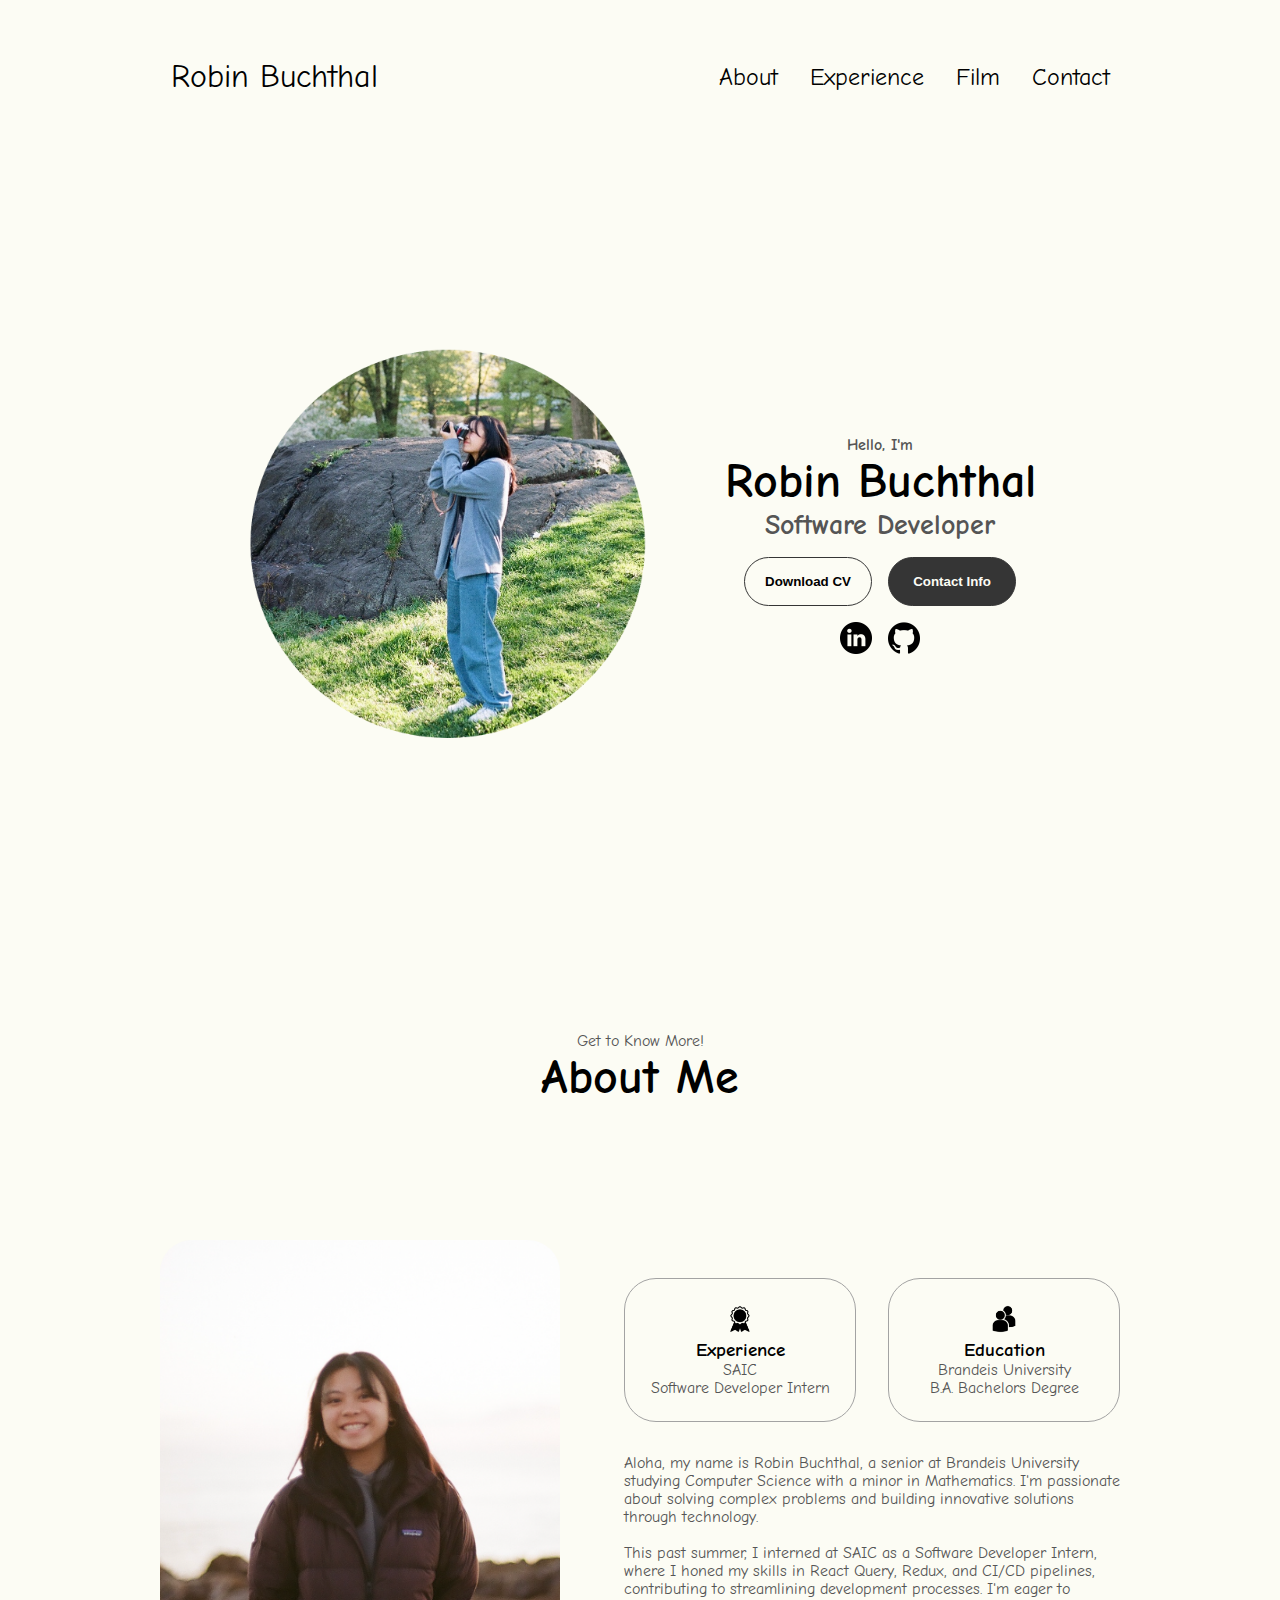
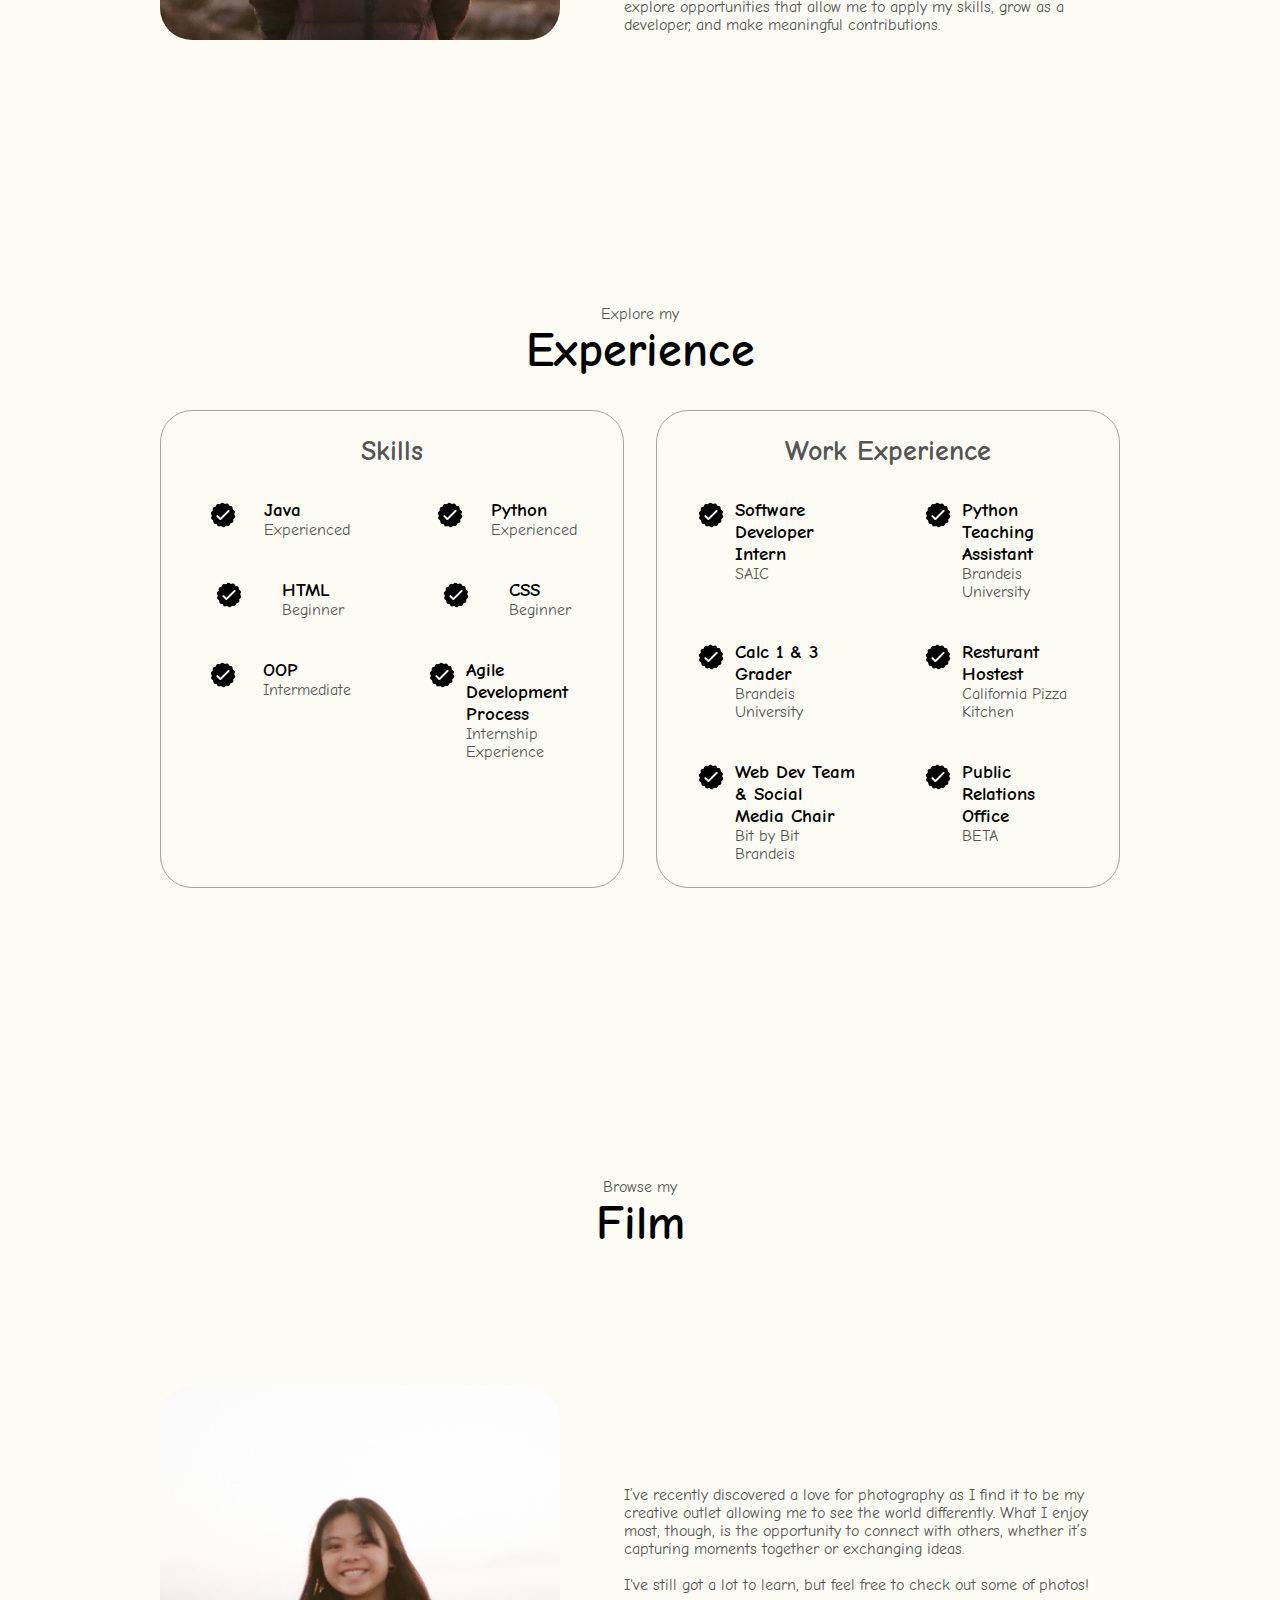
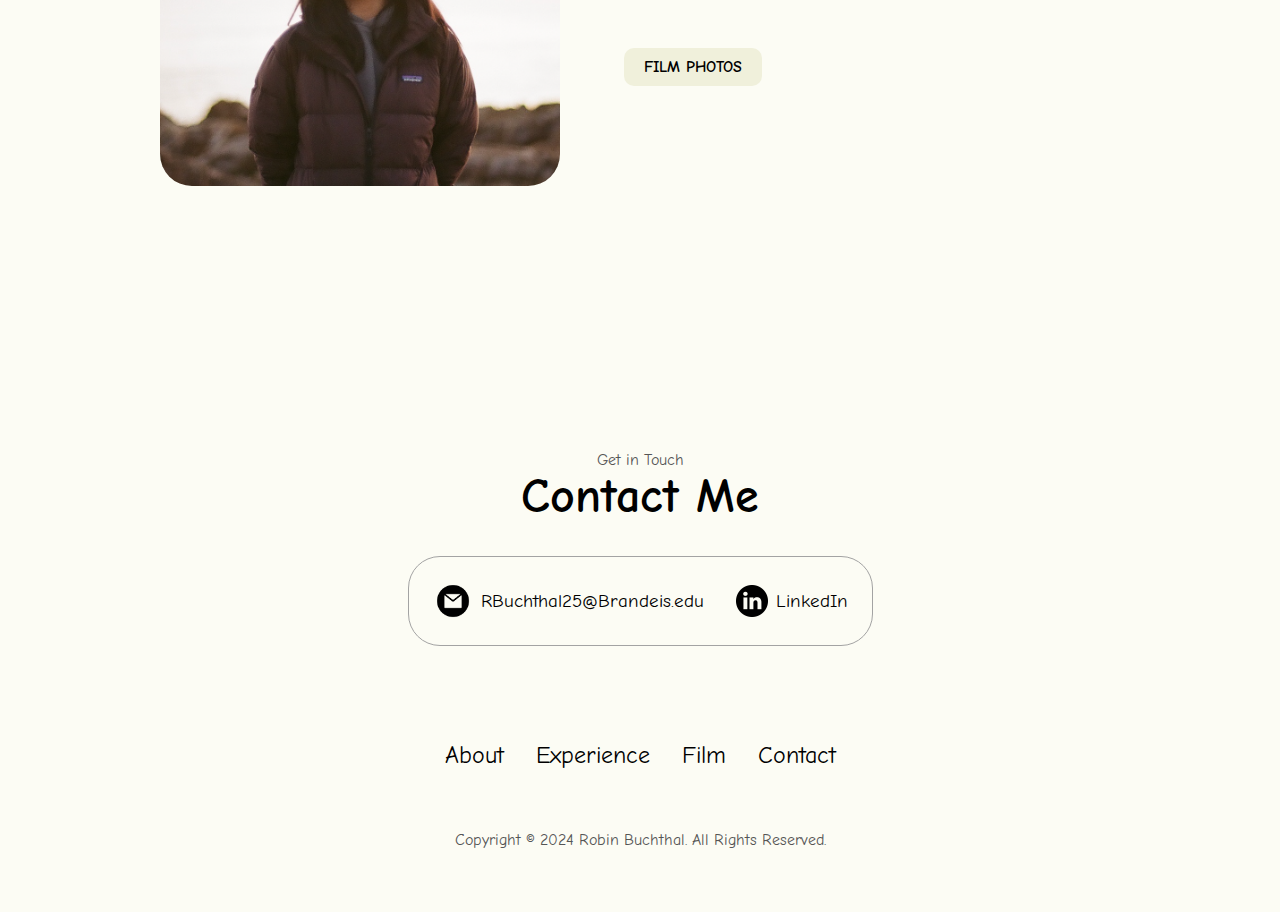
<file: index.html>
<!DOCTYPE html>
<html lang="en">
<head>
    <meta charset="UTF-8">
    <meta name="viewport" content="width=device-width, initial-scale=1.0">
    <title>My Portfolio</title>
    <link rel="stylesheet" href="style.css">
    <link rel="stylesheet" href="mediaquerries.css">
</head>
<body>
    <nav id="desktop-nav">
        <div class="logo">Robin Buchthal</div>
        <div>
            <ul class="nav-links">
                <li><a href="#about">About</a></li>
                <li><a href="#experience">Experience</a></li>
                <li><a href="#film">Film</a></li>
                <li><a href="#contact">Contact</a></li>
            </ul>
        </div>
    </nav>
    <nav id="hamburger-nav">
        <div class="logo">Robin Buchthal</div>
        <div class="hamburger-menu">
            <div class="hamburger-icon" onclick="toggleMenu()">
                <span></span>
                <span></span>
                <span></span>
            </div>
            <div class="menu-links">
                <li><a href="#about" onclick="toggleMenu()">About</a></li>
                <li><a href="#experience" onclick="toggleMenu()">Experience</a></li>
                <!-- <li><a href="#projects" onclick="toggleMenu()">Projects</a></li> -->
                <li><a href="#film" onclick="toggleMenu()">Film</a></li>
                <li><a href="#contact" onclick="toggleMenu()">Contact</a></li>
            </div>
        </div>
    </nav>
    <section id="profile">
        <div class="section__pic-container">
            <img src="./assets/profile-pic.png" alt="Robin Buchthal Profile Picture">
        </div>
        <div class="section__text">
            <p class="section__text__p1">Hello, I'm</p>
            <h1 class="title">Robin Buchthal</h1>
            <p class="section__text__p2">Software Developer</p>
            <div class="btn-container">
                <button class="btn btn-color-2" onclick="window.open('./assets/resume.pdf')">
                    Download CV
                </button>
                <button class="btn btn-color-1" onclick="location.href='./#contact'">
                    Contact Info
                </button>
            </div>
            <div id="socials-container">
                <img src="./assets/linkedin.png" 
                alt="My LinkedIn Profile" 
                class="icon"
                onclick="location.href='https://www.linkedin.com/in/robin-buchthal-9a53a8249/'">
                <img src="./assets/github.png" 
                alt="My Github Profile" 
                class="icon"
                onclick="location.href='https://github.com/rbuchthal25'">
            </div>
        </div>
    </section>
    <section id="about">
        <p class="section__text__p1">Get to Know More!</p>
        <h1 class="title">About Me</h1>
        <div class="section-container">
            <div class="section__pic-container">
                <img src="assets/about-pic.png" 
                alt="Profile picture" 
                class="about-pic">
            </div>
            <div class="about-details-container">
                <div class="about-containers">
                    <div class="details-container">
                        <img src="assets/experience.png" 
                        alt="Experience Icon"
                        class="icon">
                        <h3>Experience</h3>
                        <p>SAIC<br>Software Developer Intern</p>
                    </div>
                    <div class="details-container">
                        <img src="assets/education.png" 
                        alt="Education Icon"
                        class="icon">
                        <h3>Education</h3>
                        <p>Brandeis University<br>B.A. Bachelors Degree</p>
                    </div>
                </div>
                <div class="text-container">
                    <p>Aloha, my name is Robin Buchthal, a senior at Brandeis University studying 
                        Computer Science with a minor in Mathematics.  
                        I'm passionate about solving complex problems and building 
                        innovative solutions through technology. <br><br>

                        This past summer, I interned at SAIC as a Software Developer Intern, 
                        where I honed my skills in React Query, Redux, and CI/CD pipelines, 
                        contributing to streamlining development processes. I'm eager to explore opportunities 
                        that allow me to apply my skills, grow as a developer, and make meaningful contributions. 
                    </p>
                </div>
            </div>
        </div>
    </section>
    <section id="experience">
        <p class="section__text__p1">Explore my</p>
        <h1 class="title">Experience</h1>
        <div class="experience-details-container">
            <div class="about-containers">
                <div class="details-container">
                    <h2 class="experience-subtitle">Skills</h2>
                    <div class="article-container">
                        <article>
                            <img src="./assets/checkmark.png" 
                            alt="Experience Icon"
                            class="icon">
                            <div>
                                <h3>Java</h3>
                                <p>Experienced</p>
                            </div>
                        </article>
                        <article>
                            <img src="./assets/checkmark.png" 
                            alt="Experience Icon"
                            class="icon">
                            <div>
                                <h3>Python</h3>
                                <p>Experienced</p>
                            </div>
                        </article>
                        <article>
                            <img src="./assets/checkmark.png" 
                            alt="Experience Icon"
                            class="icon">
                            <div>
                                <h3>HTML</h3>
                                <p>Beginner</p>
                            </div>
                        </article>
                        <article>
                            <img src="./assets/checkmark.png" 
                            alt="Experience Icon"
                            class="icon">
                            <div>
                                <h3>CSS</h3>
                                <p>Beginner</p>
                            </div>
                        </article>
                        <article>
                            <img src="./assets/checkmark.png" 
                            alt="Experience Icon"
                            class="icon">
                            <div>
                                <h3>OOP</h3>
                                <p>Intermediate</p>
                            </div>
                        </article>
                        <article>
                            <img src="./assets/checkmark.png" 
                            alt="Experience Icon"
                            class="icon">
                            <div>
                                <h3>Agile Development Process</h3>
                                <p>Internship Experience</p>
                            </div>
                        </article>
                    </div>
                </div>

                <div class="details-container">
                    <h2 class="experience-subtitle">Work Experience</h2>
                    <div class="article-container">
                        <article>
                            <img src="./assets/checkmark.png" 
                            alt="Experience Icon"
                            class="icon">
                            <div>
                                <h3>Software Developer Intern</h3>
                                <p>SAIC</p>
                            </div>
                        </article>
                        <article>
                            <img src="./assets/checkmark.png" 
                            alt="Experience Icon"
                            class="icon">
                            <div>
                                <h3>Python Teaching Assistant</h3>
                                <p>Brandeis University</p>
                            </div>
                        </article>
                        <article>
                            <img src="./assets/checkmark.png" 
                            alt="Experience Icon"
                            class="icon">
                            <div>
                                <h3>Calc 1 & 3 Grader</h3>
                                <p>Brandeis University</p>
                            </div>
                        </article>
                        <article>
                            <img src="./assets/checkmark.png" 
                            alt="Experience Icon"
                            class="icon">
                            <div>
                                <h3>Resturant Hostest</h3>
                                <p>California Pizza Kitchen</p>
                            </div>
                        </article>
                        <article>
                            <img src="./assets/checkmark.png" 
                            alt="Experience Icon"
                            class="icon">
                            <div>
                                <h3>Web Dev Team & Social Media Chair</h3>
                                <p>Bit by Bit Brandeis</p>
                            </div>
                        </article>
                        <article>
                            <img src="./assets/checkmark.png" 
                            alt="Experience Icon"
                            class="icon">
                            <div>
                                <h3>Public Relations Office</h3>
                                <p>BETA</p>
                            </div>
                        </article>
                    </div>
                </div>
            </div>
        </div>
    </section>
    <section id="film">
        <p class="section__text__p1">Browse my</p>
        <h1 class="title">Film</h1>
        <div class="section-container">
            <div class="section__pic-container">
                <img src="assets/about-pic.png" 
                alt="Profile picture" 
                class="about-pic">
            </div>
            <div class="film__text-container">
                <p>
                    I’ve recently discovered a love for photography as I find it to be my
                    creative outlet allowing me to see the world differently. 
                    What I enjoy most, though, is the opportunity to connect with others,
                    whether it’s capturing moments together or exchanging ideas. 

                    <br> 
                    <br> 
                    
                    I've still got a lot to learn, but feel free to check out some of photos! 

                    <br>
                    <br>
                    <br>
                    <br>

                    <a href="film.html" target="_blank" class="button">
                        FILM PHOTOS
                    </a>
                </p>
        </div>
    </section>
      <section id="contact">
        <p class="section__text__p1">Get in Touch</p>
        <h1 class="title">Contact Me</h1>
        <div class="contact-info-upper-container">
          <div class="contact-info-container">
            <img
              src="./assets/email.png"
              alt="Email icon"
              class="icon contact-icon email-icon"
            />
            <p><a href="mailto:rbuchthal25@brandeis.edu?subject=Inquiry&body=Hi Robin,%0D%0A%0D%0AI wanted to reach out regarding...">
                RBuchthal25@Brandeis.edu
              </a></p>
          </div>
          <div class="contact-info-container">
            <img
              src="./assets/linkedin.png"
              alt="LinkedIn icon"
              class="icon contact-icon"
            />
            <p><a href="https://www.linkedin.com/in/robin-buchthal-9a53a8249/">LinkedIn</a></p>
          </div>
        </div>
      </section>
      <footer>
        <nav>
          <div class="nav-links-container">
            <ul class="nav-links">
                <li><a href="#about">About</a></li>
                <li><a href="#experience">Experience</a></li>
                <li><a href="#film">Film</a></li>
                <li><a href="#contact">Contact</a></li>
            </ul>
          </div>
        </nav>
        <p>Copyright &#169; 2024 Robin Buchthal. All Rights Reserved.</p>
      </footer>
      <script src="script.js"></script>
    </body>
  </html>
</file>
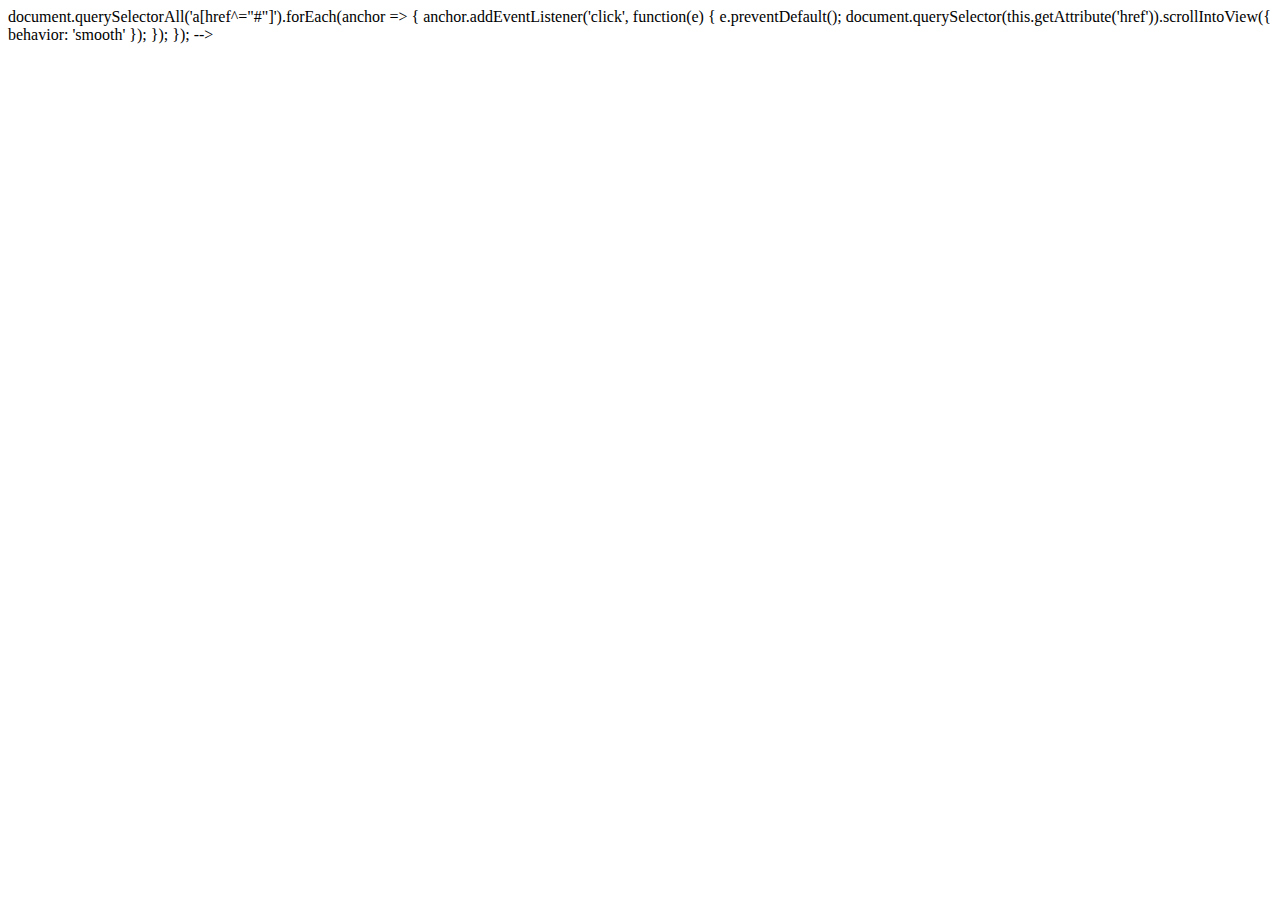
<file: junk/index.html>
<!-- <!DOCTYPE html>
<html lang="en">
<head>
    <meta charset="UTF-8"> 
    <meta name="viewport" content="width=device-width, initial-scale=1.0">
    <link rel="stylesheet" href="styles.css"> 
    <title>Robin Buchthal</title>
</head>
<body>
    <div class="topnav">
        <a href="#me" class="about-me"><b>About me</b></a>
        <a href="#exp" class="experience"><b>Experience</b></a>
        <a href="#proj" class="projects"><b>Projects</b></a>
        <a href="#film" class="film"><b>Film</b></a>
        <a href="#contact" class="contact-link"><b>Contact</b></a>
    </div>
    <figure class="header-figure"> 
        <img src="images/header.jpg" alt="owen" width="100%" height="600">
        <figcaption>Taken by Owen Chan</figcaption>
    </figure>
    <h1 id="me" class="topic">About me</h1>
    <p class="topic-text">My name is Robin</p>

    <h1 id="exp" class="topic">Experience</h1>
    <p class="topic-text">Software Developer at SAIC</p>
    <p class="topic-text">Public Relations Officer</p>
    <p class="topic-text">Multivariable Calculus and Calc 1 Grader</p>
    <p class="topic-text">Web Developer & Digital Media Coordinator</p>
    <p class="topic-text">Python Teaching Assistant and Grader</p>

    <h1 id="proj" class="topic">Projects</h1>
    <p class="topic-text">Image Classification AI Tool</p>

    <h1 id="film" class="topic">Film</h1>
    <p class="topic-text">Very new</p>
    <p class="topic-text">35 mm</p>
    <button id="film-button" type="button">Images</button>

    <h1 id="contact" class="topic">Contact me</h1>
    <a href="https://www.linkedin.com/in/robinbuchthal/" target="_blank">
        <img src="/images/linkedin-logo.png" alt="linkedin" class="contact-links">
    </a>
    <a href="https://github.com/rbuchthal25" target="_blank">
        <img src="/images/github-logo.png" alt="git" class="contact-links">
    </a>

    <script> <!-- smooth scroll -->
        document.querySelectorAll('a[href^="#"]').forEach(anchor => {
            anchor.addEventListener('click', function(e) {
                e.preventDefault();
        
                document.querySelector(this.getAttribute('href')).scrollIntoView({
                    behavior: 'smooth'
                });
            });
        });
    </script>
</body>
</html> -->
</file>
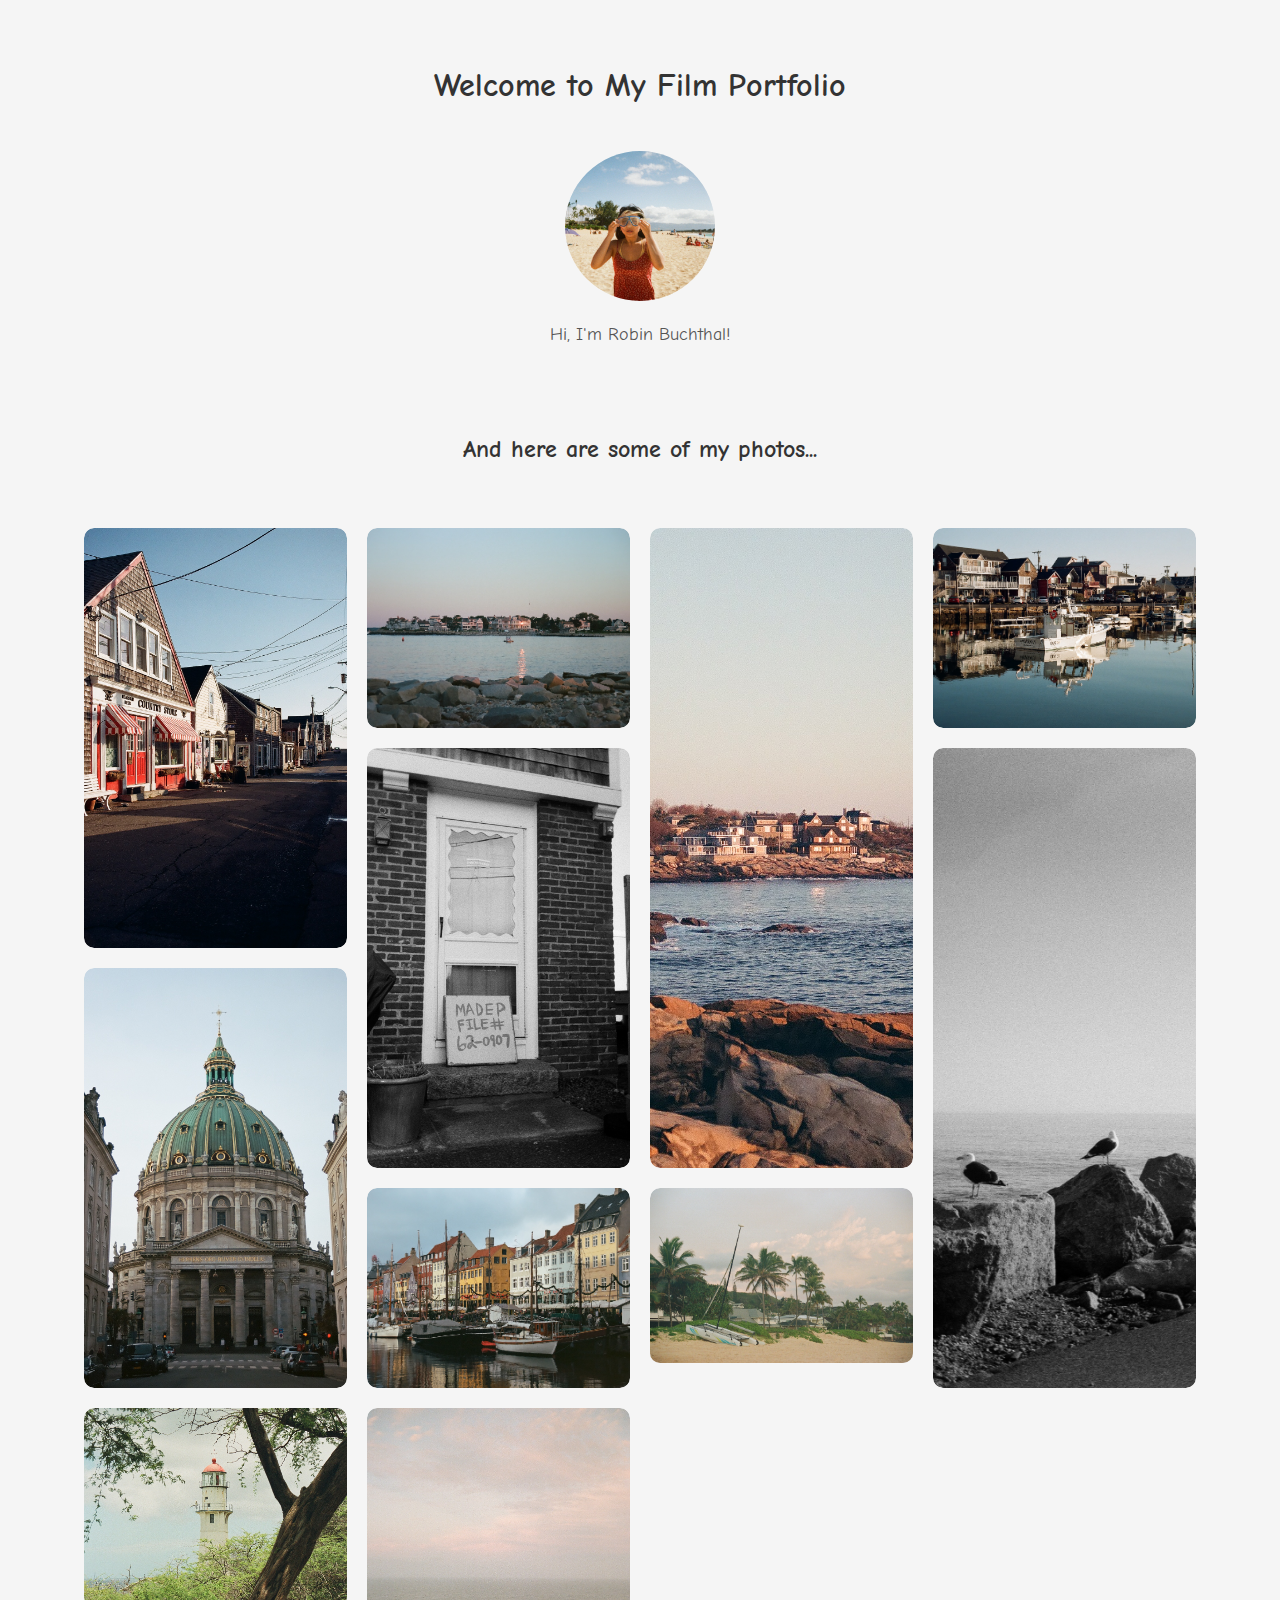
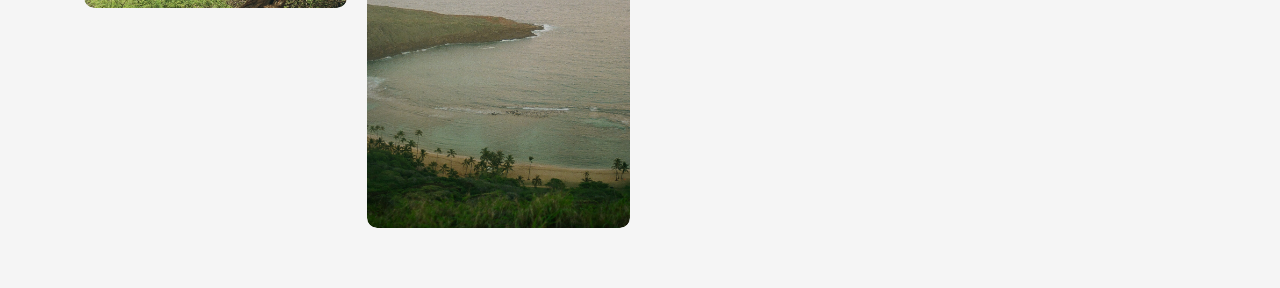
<file: film.html>
<!DOCTYPE html>
<html lang="en">
<head>
    <meta charset="UTF-8">
    <meta name="viewport" content="width=device-width, initial-scale=1.0">
    <title>My Film</title>
    <link rel="stylesheet" href="film.css">
</head>
<body>
    <!-- Intro Section with Profile Picture -->
    <section id="intro">
        <h1>Welcome to My Film Portfolio</h1>
        <div class="profile-container">
            <img src="film-photos/profile.jpg" alt="Profile Picture" class="profile-pic">
            <p class="intro-text">Hi, I'm Robin Buchthal!</p>
        </div>
    </section>

    <!-- Photos Section -->
    <section id="photos">
        <h2>And here are some of my photos...</h2>
        <div class="photo-gallery">
            <div class="photo-item">
                <img src="film-photos/candyshop.jpg" alt="Candy shop in Rockport, MA">
                <!-- <p class="photo-description">Candy shop in Rockport, MA.</p> -->
            </div>
            <div class="photo-item">
                <img src="film-photos/houses.jpg" alt="Houses in Rockport, MA">
                <!-- <p class="photo-description">Rockport, MA.</p> -->
            </div>
            <div class="photo-item">
                <img src="film-photos/rockporthouses.jpg" alt="Houses in Rockport, MA">
                <!-- <p class="photo-description">Rockport, MA.</p> -->
            </div>
            <div class="photo-item">
                <img src="film-photos/boat.jpg" alt="Boat in Rockport, MA">
                <!-- <p class="photo-description">Boat in Rockport, MA.</p> -->
            </div>
            <div class="photo-item">
                <img src="film-photos/door.jpg" alt="Door in Rockport, MA">
                <!-- <p class="photo-description">Rockport, MA.</p> -->
            </div>
            <div class="photo-item">
                <img src="film-photos/seagulls.jpg" alt="Seagulls in Rockport, MA">
                <!-- <p class="photo-description">Rockport, MA.</p> -->
            </div>
            <div class="photo-item">
                <img src="film-photos/church.jpg" alt="Church in Copenhagen">
                <!-- <p class="photo-description">Copenhagen</p> -->
            </div>
            <div class="photo-item">
                <img src="film-photos/nvhaun.jpg" alt="Nyhavn in Copenhagen">
                <!-- <p class="photo-description">Nyhavn in Copenhagen</p> -->
            </div>
            <div class="photo-item">
                <img src="film-photos/hibeach.jpg" alt="Beach in Hawaii">
                <!-- <p class="photo-description">Hawaii</p> -->
            </div>
            <div class="photo-item">
                <img src="film-photos/lighthousediamondhead.jpg" alt="Diamond Head Lookout in Hawaii">
                <!-- <p class="photo-description">Diamond Head Lookout</p> -->
            </div>
            <div class="photo-item">
                <img src="film-photos/lookout.jpg" alt="Hanauma Bay in Hawaii">
                <!-- <p class="photo-description">Hanauma Bay</p> -->
            </div>
        </div>
    </section>
</body>
</html>
</file>
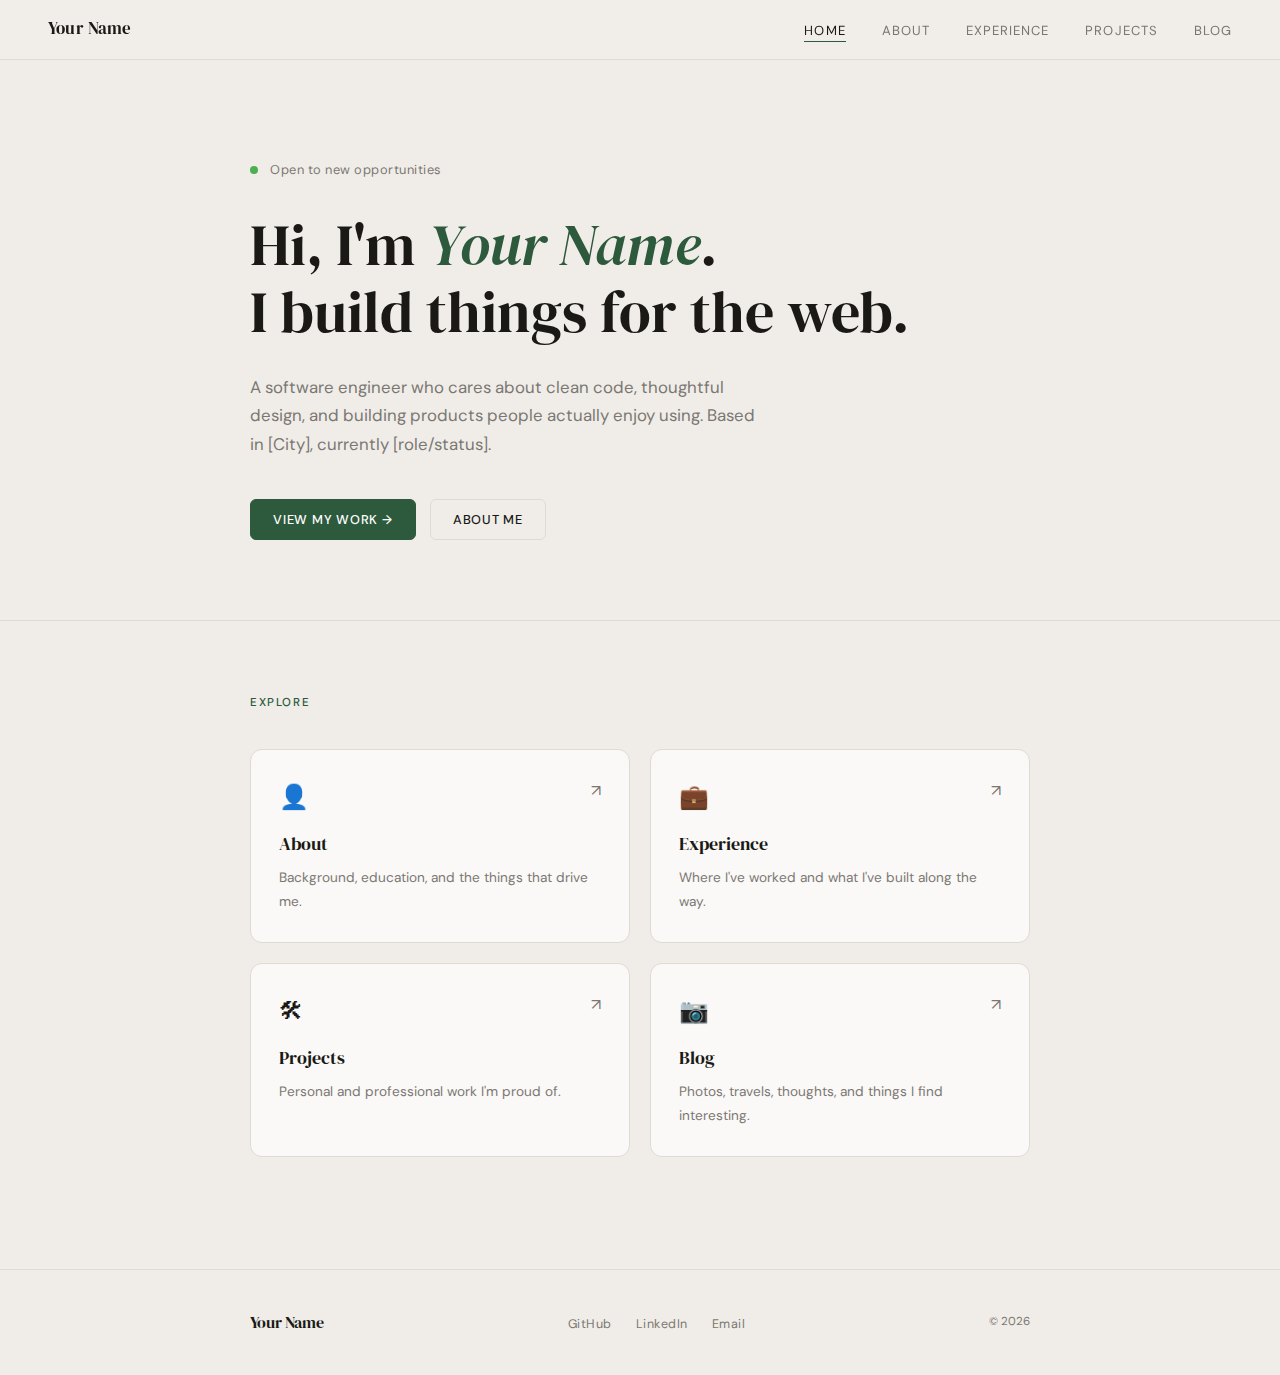
<file: x.html>
<!DOCTYPE html>
<html lang="en">
<head>
  <meta charset="UTF-8" />
  <meta name="viewport" content="width=device-width, initial-scale=1.0"/>
  <title>Your Name — Portfolio</title>
  <link rel="preconnect" href="https://fonts.googleapis.com">
  <link rel="preconnect" href="https://fonts.gstatic.com" crossorigin>
  <link href="https://fonts.googleapis.com/css2?family=DM+Serif+Display:ital@0;1&family=DM+Sans:ital,opsz,wght@0,9..40,300;0,9..40,400;0,9..40,500;1,9..40,300&display=swap" rel="stylesheet">
  <style>
    *, *::before, *::after { box-sizing: border-box; margin: 0; padding: 0; }

    :root {
      --bg: #f0ede8;
      --surface: #faf9f7;
      --surface2: #f5f3ef;
      --border: #dedad4;
      --text: #1a1916;
      --text-muted: #7a7772;
      --accent: #2d5a3d;
      --accent-light: #e8f0eb;
      --accent2: #b5501e;
      --serif: 'DM Serif Display', Georgia, serif;
      --sans: 'DM Sans', system-ui, sans-serif;
    }

    html { scroll-behavior: smooth; }

    body {
      font-family: var(--sans);
      background: var(--bg);
      color: var(--text);
      min-height: 100vh;
      font-size: 16px;
      line-height: 1.6;
      -webkit-font-smoothing: antialiased;
    }

    /* ── NAV ── */
    nav {
      position: fixed;
      top: 0; left: 0; right: 0;
      z-index: 100;
      background: rgba(240, 237, 232, 0.88);
      backdrop-filter: blur(12px);
      -webkit-backdrop-filter: blur(12px);
      border-bottom: 1px solid var(--border);
      padding: 0 48px;
      height: 60px;
      display: flex;
      align-items: center;
      justify-content: space-between;
    }

    .nav-logo {
      font-family: var(--serif);
      font-size: 1.05rem;
      color: var(--text);
      cursor: pointer;
      letter-spacing: 0.01em;
      transition: opacity 0.2s;
    }
    .nav-logo:hover { opacity: 0.65; }

    .nav-links {
      display: flex;
      gap: 36px;
      list-style: none;
    }

    .nav-links a {
      text-decoration: none;
      font-size: 0.82rem;
      font-weight: 400;
      letter-spacing: 0.08em;
      text-transform: uppercase;
      color: var(--text-muted);
      cursor: pointer;
      transition: color 0.2s;
      padding-bottom: 2px;
      border-bottom: 1px solid transparent;
    }
    .nav-links a:hover,
    .nav-links a.active {
      color: var(--text);
      border-bottom-color: var(--accent);
    }

    /* ── PAGE SYSTEM ── */
    .page {
      display: none;
      min-height: 100vh;
      padding-top: 60px;
      animation: fadeUp 0.4s ease both;
    }
    .page.active { display: block; }

    @keyframes fadeUp {
      from { opacity: 0; transform: translateY(14px); }
      to   { opacity: 1; transform: translateY(0); }
    }

    /* ── SHARED ── */
    .container {
      max-width: 860px;
      margin: 0 auto;
      padding: 0 40px;
    }

    .section-label {
      font-size: 0.72rem;
      font-weight: 500;
      letter-spacing: 0.14em;
      text-transform: uppercase;
      color: var(--accent);
      margin-bottom: 12px;
    }

    h1 { font-family: var(--serif); font-size: clamp(2.4rem, 5vw, 3.6rem); font-weight: 400; line-height: 1.15; }
    h2 { font-family: var(--serif); font-size: 1.7rem; font-weight: 400; }
    h3 { font-family: var(--serif); font-size: 1.2rem; font-weight: 400; }

    p { color: var(--text-muted); line-height: 1.75; font-size: 0.97rem; }

    .divider {
      border: none;
      border-top: 1px solid var(--border);
      margin: 48px 0;
    }

    .tag {
      display: inline-block;
      background: var(--accent-light);
      color: var(--accent);
      font-size: 0.72rem;
      font-weight: 500;
      letter-spacing: 0.06em;
      text-transform: uppercase;
      padding: 4px 10px;
      border-radius: 4px;
    }

    .btn {
      display: inline-flex;
      align-items: center;
      gap: 8px;
      padding: 11px 22px;
      font-family: var(--sans);
      font-size: 0.8rem;
      font-weight: 500;
      letter-spacing: 0.06em;
      text-transform: uppercase;
      text-decoration: none;
      cursor: pointer;
      border-radius: 6px;
      transition: all 0.2s;
    }

    .btn-primary {
      background: var(--accent);
      color: white;
      border: 1.5px solid var(--accent);
    }
    .btn-primary:hover { background: #1e3f2b; border-color: #1e3f2b; }

    .btn-outline {
      background: transparent;
      color: var(--text);
      border: 1.5px solid var(--border);
    }
    .btn-outline:hover { border-color: var(--text); }

    /* ════════════════════════════════════
       HOME PAGE
    ════════════════════════════════════ */
    #home {
      display: none;
    }
    #home.active { display: block; }

    .home-hero {
      padding: 100px 0 80px;
      border-bottom: 1px solid var(--border);
    }

    .home-hero .eyebrow {
      display: flex;
      align-items: center;
      gap: 12px;
      margin-bottom: 32px;
    }

    .status-dot {
      width: 8px; height: 8px;
      border-radius: 50%;
      background: #4caf50;
      animation: pulse 2.5s ease-in-out infinite;
    }

    @keyframes pulse {
      0%, 100% { opacity: 1; transform: scale(1); }
      50% { opacity: 0.6; transform: scale(0.85); }
    }

    .status-text {
      font-size: 0.8rem;
      color: var(--text-muted);
      letter-spacing: 0.04em;
    }

    .hero-headline {
      margin-bottom: 28px;
    }

    .hero-headline em {
      font-family: var(--serif);
      font-style: italic;
      color: var(--accent);
    }

    .hero-sub {
      font-size: 1.05rem;
      color: var(--text-muted);
      max-width: 520px;
      margin-bottom: 40px;
      line-height: 1.7;
    }

    .hero-actions {
      display: flex;
      gap: 14px;
      flex-wrap: wrap;
    }

    .home-grid {
      padding: 72px 0;
    }

    .home-cards {
      display: grid;
      grid-template-columns: 1fr 1fr;
      gap: 20px;
      margin-top: 36px;
    }

    .home-card {
      background: var(--surface);
      border: 1px solid var(--border);
      border-radius: 12px;
      padding: 28px;
      cursor: pointer;
      transition: all 0.25s;
      position: relative;
      overflow: hidden;
    }

    .home-card::before {
      content: '';
      position: absolute;
      inset: 0;
      background: linear-gradient(135deg, var(--accent-light) 0%, transparent 60%);
      opacity: 0;
      transition: opacity 0.3s;
    }

    .home-card:hover { transform: translateY(-3px); border-color: var(--accent); box-shadow: 0 12px 32px rgba(45,90,61,0.1); }
    .home-card:hover::before { opacity: 1; }

    .card-icon {
      font-size: 1.5rem;
      margin-bottom: 14px;
    }

    .card-title {
      font-family: var(--serif);
      font-size: 1.1rem;
      margin-bottom: 8px;
    }

    .card-arrow {
      position: absolute;
      top: 28px; right: 28px;
      font-size: 1rem;
      color: var(--text-muted);
      transition: transform 0.2s;
    }
    .home-card:hover .card-arrow { transform: translate(3px, -3px); }

    /* ════════════════════════════════════
       ABOUT PAGE
    ════════════════════════════════════ */
    .about-wrapper {
      padding: 80px 0;
    }

    .about-intro {
      display: grid;
      grid-template-columns: 1fr 200px;
      gap: 60px;
      align-items: start;
      margin-bottom: 64px;
    }

    .avatar-placeholder {
      width: 180px; height: 220px;
      background: var(--surface);
      border: 1px solid var(--border);
      border-radius: 12px;
      display: flex;
      align-items: center;
      justify-content: center;
      flex-direction: column;
      gap: 8px;
      color: var(--text-muted);
      font-size: 0.78rem;
    }
    .avatar-placeholder svg { opacity: 0.3; }

    .about-bio h1 { margin-bottom: 20px; }
    .about-bio p { margin-bottom: 16px; }

    .about-section { margin-bottom: 56px; }
    .about-section h2 { margin-bottom: 28px; }

    .edu-item, .exp-mini-item {
      display: grid;
      grid-template-columns: 120px 1fr;
      gap: 24px;
      margin-bottom: 32px;
    }

    .item-year {
      font-size: 0.78rem;
      color: var(--text-muted);
      padding-top: 3px;
      letter-spacing: 0.04em;
    }

    .item-content h3 { margin-bottom: 4px; }
    .item-content .item-sub {
      font-size: 0.85rem;
      color: var(--accent);
      margin-bottom: 8px;
      font-weight: 500;
    }

    .skills-grid {
      display: flex;
      flex-wrap: wrap;
      gap: 10px;
      margin-top: 8px;
    }

    .skill-pill {
      background: var(--surface);
      border: 1px solid var(--border);
      border-radius: 100px;
      padding: 6px 16px;
      font-size: 0.8rem;
      color: var(--text);
      font-weight: 400;
    }

    /* ════════════════════════════════════
       EXPERIENCE PAGE
    ════════════════════════════════════ */
    .exp-wrapper { padding: 80px 0; }
    .exp-wrapper h1 { margin-bottom: 12px; }
    .exp-wrapper > .container > p { margin-bottom: 56px; }

    .exp-timeline {
      position: relative;
    }

    .exp-timeline::before {
      content: '';
      position: absolute;
      left: 116px;
      top: 0; bottom: 0;
      width: 1px;
      background: var(--border);
    }

    .exp-item {
      display: grid;
      grid-template-columns: 120px 1fr;
      gap: 32px;
      margin-bottom: 48px;
      position: relative;
    }

    .exp-item::after {
      content: '';
      position: absolute;
      left: 114px;
      top: 6px;
      width: 6px; height: 6px;
      border-radius: 50%;
      background: var(--accent);
      border: 2px solid var(--bg);
      box-shadow: 0 0 0 1px var(--accent);
    }

    .exp-date {
      font-size: 0.78rem;
      color: var(--text-muted);
      text-align: right;
      padding-top: 2px;
      line-height: 1.4;
    }

    .exp-card {
      background: var(--surface);
      border: 1px solid var(--border);
      border-radius: 12px;
      padding: 28px;
      transition: border-color 0.2s;
    }
    .exp-card:hover { border-color: var(--accent); }

    .exp-card-top {
      display: flex;
      justify-content: space-between;
      align-items: flex-start;
      margin-bottom: 12px;
    }

    .exp-title { margin-bottom: 2px; }
    .exp-company { font-size: 0.85rem; color: var(--accent); font-weight: 500; }

    .exp-card ul {
      list-style: none;
      margin-top: 14px;
    }

    .exp-card ul li {
      font-size: 0.9rem;
      color: var(--text-muted);
      padding: 5px 0 5px 16px;
      position: relative;
      line-height: 1.6;
    }

    .exp-card ul li::before {
      content: '–';
      position: absolute;
      left: 0;
      color: var(--accent);
    }

    .exp-tags { display: flex; flex-wrap: wrap; gap: 8px; margin-top: 16px; }

    /* ════════════════════════════════════
       PROJECTS PAGE
    ════════════════════════════════════ */
    .projects-wrapper { padding: 80px 0; }
    .projects-wrapper h1 { margin-bottom: 12px; }
    .projects-wrapper > .container > p { margin-bottom: 56px; }

    .projects-grid {
      display: grid;
      grid-template-columns: 1fr 1fr;
      gap: 24px;
    }

    .project-card {
      background: var(--surface);
      border: 1px solid var(--border);
      border-radius: 14px;
      overflow: hidden;
      transition: all 0.25s;
      cursor: pointer;
    }
    .project-card:hover { transform: translateY(-4px); border-color: var(--accent); box-shadow: 0 16px 40px rgba(45,90,61,0.1); }

    .project-card.featured {
      grid-column: span 2;
      display: grid;
      grid-template-columns: 1fr 1fr;
    }

    .project-img {
      background: var(--surface2);
      aspect-ratio: 16/9;
      display: flex;
      align-items: center;
      justify-content: center;
      color: var(--text-muted);
      font-size: 0.78rem;
      border-bottom: 1px solid var(--border);
      position: relative;
      overflow: hidden;
    }

    .project-card.featured .project-img {
      aspect-ratio: auto;
      border-bottom: none;
      border-right: 1px solid var(--border);
    }

    .project-img-inner {
      text-align: center;
      opacity: 0.5;
    }
    .project-img-inner svg { display: block; margin: 0 auto 8px; }

    .project-body { padding: 24px; }
    .project-card.featured .project-body { padding: 36px; display: flex; flex-direction: column; justify-content: center; }

    .project-name { font-family: var(--serif); font-size: 1.15rem; margin-bottom: 8px; }
    .project-desc { font-size: 0.88rem; color: var(--text-muted); margin-bottom: 16px; line-height: 1.65; }

    .project-links { display: flex; gap: 12px; }
    .project-link {
      font-size: 0.78rem;
      font-weight: 500;
      letter-spacing: 0.06em;
      text-transform: uppercase;
      color: var(--accent);
      text-decoration: none;
      display: flex;
      align-items: center;
      gap: 4px;
    }
    .project-link:hover { text-decoration: underline; }

    /* ════════════════════════════════════
       BLOG PAGE
    ════════════════════════════════════ */
    .blog-wrapper { padding: 80px 0; }
    .blog-wrapper h1 { margin-bottom: 12px; }
    .blog-wrapper > .container > p { margin-bottom: 56px; }

    .blog-featured {
      background: var(--surface);
      border: 1px solid var(--border);
      border-radius: 16px;
      overflow: hidden;
      display: grid;
      grid-template-columns: 1fr 1fr;
      margin-bottom: 40px;
      cursor: pointer;
      transition: border-color 0.2s, box-shadow 0.2s;
    }
    .blog-featured:hover { border-color: var(--accent); box-shadow: 0 12px 32px rgba(45,90,61,0.1); }

    .blog-featured-img {
      background: var(--surface2);
      min-height: 280px;
      display: flex;
      align-items: center;
      justify-content: center;
      border-right: 1px solid var(--border);
      color: var(--text-muted);
      font-size: 0.78rem;
      flex-direction: column;
      gap: 8px;
      opacity: 0.5;
    }

    .blog-featured-body {
      padding: 40px;
      display: flex;
      flex-direction: column;
      justify-content: center;
    }

    .blog-meta {
      font-size: 0.75rem;
      color: var(--text-muted);
      margin: 10px 0 14px;
      letter-spacing: 0.03em;
    }

    .blog-featured-body h2 { margin-bottom: 0; }
    .blog-featured-body p { margin-top: 14px; font-size: 0.9rem; }

    .blog-read-more {
      margin-top: 24px;
      font-size: 0.8rem;
      font-weight: 500;
      letter-spacing: 0.06em;
      text-transform: uppercase;
      color: var(--accent);
      text-decoration: none;
      display: inline-flex;
      align-items: center;
      gap: 6px;
      cursor: pointer;
    }
    .blog-read-more:hover { gap: 10px; }

    .blog-grid {
      display: grid;
      grid-template-columns: repeat(3, 1fr);
      gap: 20px;
    }

    .blog-card {
      background: var(--surface);
      border: 1px solid var(--border);
      border-radius: 12px;
      overflow: hidden;
      cursor: pointer;
      transition: all 0.25s;
    }
    .blog-card:hover { transform: translateY(-3px); border-color: var(--accent); box-shadow: 0 10px 24px rgba(45,90,61,0.08); }

    .blog-card-img {
      background: var(--surface2);
      aspect-ratio: 4/3;
      display: flex;
      align-items: center;
      justify-content: center;
      border-bottom: 1px solid var(--border);
      color: var(--text-muted);
      font-size: 0.75rem;
      opacity: 0.5;
      flex-direction: column;
      gap: 6px;
    }

    .blog-card-body { padding: 20px; }
    .blog-card-body h3 { font-size: 1rem; margin-bottom: 6px; }
    .blog-card-body p { font-size: 0.83rem; }

    .blog-add-note {
      background: var(--accent-light);
      border: 1.5px dashed var(--accent);
      border-radius: 12px;
      padding: 32px;
      text-align: center;
      margin-top: 32px;
    }

    .blog-add-note p {
      color: var(--accent);
      font-size: 0.88rem;
      margin-top: 8px;
    }

    /* ════════════════════════════════════
       FOOTER
    ════════════════════════════════════ */
    footer {
      border-top: 1px solid var(--border);
      padding: 40px 0;
      margin-top: 40px;
    }

    .footer-inner {
      display: flex;
      align-items: center;
      justify-content: space-between;
    }

    .footer-name {
      font-family: var(--serif);
      font-size: 1rem;
    }

    .footer-links {
      display: flex;
      gap: 24px;
      list-style: none;
    }

    .footer-links a {
      font-size: 0.78rem;
      color: var(--text-muted);
      text-decoration: none;
      letter-spacing: 0.04em;
      transition: color 0.2s;
    }
    .footer-links a:hover { color: var(--text); }

    .footer-copy {
      font-size: 0.72rem;
      color: var(--text-muted);
    }

    /* ════════════════════════════════════
       RESPONSIVE
    ════════════════════════════════════ */
    @media (max-width: 700px) {
      nav { padding: 0 20px; }
      .nav-links { gap: 18px; }
      .container { padding: 0 20px; }
      .home-cards { grid-template-columns: 1fr; }
      .about-intro { grid-template-columns: 1fr; }
      .avatar-placeholder { display: none; }
      .edu-item, .exp-mini-item, .exp-item { grid-template-columns: 1fr; gap: 6px; }
      .exp-timeline::before { display: none; }
      .exp-item::after { display: none; }
      .exp-date { text-align: left; }
      .projects-grid { grid-template-columns: 1fr; }
      .project-card.featured { grid-column: span 1; grid-template-columns: 1fr; }
      .blog-featured { grid-template-columns: 1fr; }
      .blog-featured-img { display: none; }
      .blog-grid { grid-template-columns: 1fr; }
      .footer-inner { flex-direction: column; gap: 16px; text-align: center; }
    }
  </style>
</head>
<body>

<!-- ── NAV ── -->
<nav>
  <div class="nav-logo" onclick="showPage('home')">Your Name</div>
  <ul class="nav-links">
    <li><a onclick="showPage('home')" data-page="home">Home</a></li>
    <li><a onclick="showPage('about')" data-page="about">About</a></li>
    <li><a onclick="showPage('experience')" data-page="experience">Experience</a></li>
    <li><a onclick="showPage('projects')" data-page="projects">Projects</a></li>
    <li><a onclick="showPage('blog')" data-page="blog">Blog</a></li>
  </ul>
</nav>

<!-- ════════════════════════════════════
     HOME PAGE
════════════════════════════════════ -->
<div class="page active" id="home">
  <div class="home-hero">
    <div class="container">
      <div class="eyebrow">
        <div class="status-dot"></div>
        <span class="status-text">Open to new opportunities</span>
      </div>
      <h1 class="hero-headline">
        Hi, I'm <em>Your Name</em>.<br>
        I build things for the web.
      </h1>
      <p class="hero-sub">
        A software engineer who cares about clean code, thoughtful design, and
        building products people actually enjoy using. Based in [City], currently
        [role/status].
      </p>
      <div class="hero-actions">
        <button class="btn btn-primary" onclick="showPage('projects')">View My Work →</button>
        <button class="btn btn-outline" onclick="showPage('about')">About Me</button>
      </div>
    </div>
  </div>

  <div class="home-grid">
    <div class="container">
      <p class="section-label">Explore</p>
      <div class="home-cards">
        <div class="home-card" onclick="showPage('about')">
          <div class="card-icon">👤</div>
          <div class="card-title">About</div>
          <p style="font-size:0.85rem; margin-top:6px;">Background, education, and the things that drive me.</p>
          <span class="card-arrow">↗</span>
        </div>
        <div class="home-card" onclick="showPage('experience')">
          <div class="card-icon">💼</div>
          <div class="card-title">Experience</div>
          <p style="font-size:0.85rem; margin-top:6px;">Where I've worked and what I've built along the way.</p>
          <span class="card-arrow">↗</span>
        </div>
        <div class="home-card" onclick="showPage('projects')">
          <div class="card-icon">🛠</div>
          <div class="card-title">Projects</div>
          <p style="font-size:0.85rem; margin-top:6px;">Personal and professional work I'm proud of.</p>
          <span class="card-arrow">↗</span>
        </div>
        <div class="home-card" onclick="showPage('blog')">
          <div class="card-icon">📷</div>
          <div class="card-title">Blog</div>
          <p style="font-size:0.85rem; margin-top:6px;">Photos, travels, thoughts, and things I find interesting.</p>
          <span class="card-arrow">↗</span>
        </div>
      </div>
    </div>
  </div>

  <footer>
    <div class="container">
      <div class="footer-inner">
        <span class="footer-name">Your Name</span>
        <ul class="footer-links">
          <li><a href="#">GitHub</a></li>
          <li><a href="#">LinkedIn</a></li>
          <li><a href="#">Email</a></li>
        </ul>
        <span class="footer-copy">© 2026</span>
      </div>
    </div>
  </footer>
</div>

<!-- ════════════════════════════════════
     ABOUT PAGE
════════════════════════════════════ -->
<div class="page" id="about">
  <div class="about-wrapper">
    <div class="container">

      <div class="about-intro">
        <div class="about-bio">
          <p class="section-label">About Me</p>
          <h1>A little about<br><em style="font-family:var(--serif); font-style:italic; color:var(--accent)">who I am.</em></h1>
          <br>
          <p>
            Hey! I'm [Your Name], a software engineer based in [City]. I'm passionate about building
            clean, performant, and user-friendly software — from back-end systems to polished front-end
            experiences.
          </p>
          <br>
          <p>
            When I'm not coding, you'll find me [your hobbies — e.g., hiking trails, shooting film
            photography, trying new coffee shops, or reading sci-fi novels]. I believe the best
            engineers are curious about everything, not just code.
          </p>
          <br>
          <p>
            I'm currently [open to new roles / working at X / studying at Y] and always happy to
            connect with interesting people — feel free to reach out.
          </p>
        </div>
        <div>
          <div class="avatar-placeholder">
            <svg width="48" height="48" viewBox="0 0 24 24" fill="none" stroke="currentColor" stroke-width="1.2">
              <circle cx="12" cy="8" r="4"/><path d="M4 20c0-4 3.6-7 8-7s8 3 8 7"/>
            </svg>
            <span>Your photo</span>
          </div>
        </div>
      </div>

      <hr class="divider">

      <!-- Education -->
      <div class="about-section">
        <p class="section-label">Education</p>
        <h2>Academic Background</h2>
        <br>
        <div class="edu-item">
          <span class="item-year">2020 – 2024</span>
          <div class="item-content">
            <h3>B.S. in Computer Science</h3>
            <div class="item-sub">University Name · City, State</div>
            <p>Relevant coursework: Data Structures & Algorithms, Operating Systems, Databases,
            Software Engineering, Machine Learning. GPA: X.X / 4.0.</p>
          </div>
        </div>
        <div class="edu-item">
          <span class="item-year">2024 – Present</span>
          <div class="item-content">
            <h3>Optional Graduate Degree or Certification</h3>
            <div class="item-sub">Institution Name</div>
            <p>Brief description of focus area or reason for pursuing.</p>
          </div>
        </div>
      </div>

      <hr class="divider">

      <!-- Skills -->
      <div class="about-section">
        <p class="section-label">Skills</p>
        <h2>What I Work With</h2>
        <br>
        <p style="margin-bottom:16px;">Languages</p>
        <div class="skills-grid">
          <span class="skill-pill">Python</span>
          <span class="skill-pill">JavaScript / TypeScript</span>
          <span class="skill-pill">Java</span>
          <span class="skill-pill">SQL</span>
          <span class="skill-pill">Go</span>
          <span class="skill-pill">C++</span>
        </div>
        <br>
        <p style="margin-bottom:16px;">Frameworks & Tools</p>
        <div class="skills-grid">
          <span class="skill-pill">React</span>
          <span class="skill-pill">Node.js</span>
          <span class="skill-pill">PostgreSQL</span>
          <span class="skill-pill">Docker</span>
          <span class="skill-pill">AWS</span>
          <span class="skill-pill">Git</span>
          <span class="skill-pill">REST APIs</span>
          <span class="skill-pill">GraphQL</span>
        </div>
      </div>

      <hr class="divider">

      <!-- Interests -->
      <div class="about-section">
        <p class="section-label">Beyond Code</p>
        <h2>Interests & Hobbies</h2>
        <br>
        <p>
          Outside of engineering I'm drawn to [photography, travel, music, sports, cooking — replace
          with your actual interests]. I think creative hobbies make for better engineers: they
          teach you to see problems differently and care about the details.
        </p>
        <br>
        <p>
          I keep a <span style="color:var(--accent); cursor:pointer; text-decoration:underline;" onclick="showPage('blog')">blog</span> where I share some of these things — trip write-ups, photos I've taken, and
          things I'm currently thinking about.
        </p>
      </div>

    </div>
  </div>

  <footer>
    <div class="container">
      <div class="footer-inner">
        <span class="footer-name">Your Name</span>
        <ul class="footer-links">
          <li><a href="#">GitHub</a></li>
          <li><a href="#">LinkedIn</a></li>
          <li><a href="#">Email</a></li>
        </ul>
        <span class="footer-copy">© 2026</span>
      </div>
    </div>
  </footer>
</div>

<!-- ════════════════════════════════════
     EXPERIENCE PAGE
════════════════════════════════════ -->
<div class="page" id="experience">
  <div class="exp-wrapper">
    <div class="container">
      <p class="section-label">Experience</p>
      <h1>Where I've<br><em style="font-family:var(--serif); font-style:italic; color:var(--accent)">worked.</em></h1>
      <p style="margin-top:12px; margin-bottom:56px;">A timeline of roles, internships, and the problems I've had the chance to solve.</p>

      <div class="exp-timeline">

        <div class="exp-item">
          <div class="exp-date">
            Jan 2025<br>– Present
          </div>
          <div class="exp-card">
            <div class="exp-card-top">
              <div>
                <h3 class="exp-title">Software Engineer</h3>
                <div class="exp-company">Company Name · Full-time</div>
              </div>
              <span class="tag">Current</span>
            </div>
            <p style="font-size:0.88rem;">Brief one-liner about what this company does and your team's focus.</p>
            <ul>
              <li>Led development of [feature/system], improving [metric] by X%.</li>
              <li>Collaborated with design and product to ship [initiative].</li>
              <li>Reduced API latency by refactoring [component] from X to Y.</li>
            </ul>
            <div class="exp-tags">
              <span class="tag">React</span>
              <span class="tag">Node.js</span>
              <span class="tag">AWS</span>
            </div>
          </div>
        </div>

        <div class="exp-item">
          <div class="exp-date">
            May 2024<br>– Aug 2024
          </div>
          <div class="exp-card">
            <div class="exp-card-top">
              <div>
                <h3 class="exp-title">Software Engineering Intern</h3>
                <div class="exp-company">Company Name · Internship</div>
              </div>
            </div>
            <p style="font-size:0.88rem;">Brief description of what the company does and your team's mission.</p>
            <ul>
              <li>Built an internal dashboard used by X+ employees for real-time analytics.</li>
              <li>Wrote unit and integration tests increasing coverage from X% to Y%.</li>
              <li>Presented final project to a team of 40+ engineers.</li>
            </ul>
            <div class="exp-tags">
              <span class="tag">Python</span>
              <span class="tag">PostgreSQL</span>
              <span class="tag">Docker</span>
            </div>
          </div>
        </div>

        <div class="exp-item">
          <div class="exp-date">
            Sep 2022<br>– Dec 2022
          </div>
          <div class="exp-card">
            <div class="exp-card-top">
              <div>
                <h3 class="exp-title">Research Assistant</h3>
                <div class="exp-company">University Lab Name</div>
              </div>
            </div>
            <p style="font-size:0.88rem;">Worked with Professor [Name] on research in [area — e.g., NLP, distributed systems, HCI].</p>
            <ul>
              <li>Implemented and benchmarked [algorithm/model] achieving X% improvement.</li>
              <li>Co-authored a paper submitted to [conference/journal].</li>
            </ul>
            <div class="exp-tags">
              <span class="tag">Python</span>
              <span class="tag">PyTorch</span>
              <span class="tag">Research</span>
            </div>
          </div>
        </div>

        <div class="exp-item">
          <div class="exp-date">
            2021 – 2024
          </div>
          <div class="exp-card">
            <div class="exp-card-top">
              <div>
                <h3 class="exp-title">Teaching Assistant — CS 101</h3>
                <div class="exp-company">University Name</div>
              </div>
            </div>
            <p style="font-size:0.88rem;">Supported introductory CS students in weekly office hours, grading, and lab sections.</p>
            <ul>
              <li>Mentored 30+ students each semester through foundational programming concepts.</li>
              <li>Developed supplementary learning materials used across multiple sections.</li>
            </ul>
            <div class="exp-tags">
              <span class="tag">Teaching</span>
              <span class="tag">Java</span>
            </div>
          </div>
        </div>

      </div>

      <hr class="divider">

      <div style="display:flex; gap:14px; flex-wrap:wrap;">
        <a href="#" class="btn btn-primary">Download Résumé ↓</a>
        <button class="btn btn-outline" onclick="showPage('projects')">See My Projects →</button>
      </div>

    </div>
  </div>

  <footer>
    <div class="container">
      <div class="footer-inner">
        <span class="footer-name">Your Name</span>
        <ul class="footer-links">
          <li><a href="#">GitHub</a></li>
          <li><a href="#">LinkedIn</a></li>
          <li><a href="#">Email</a></li>
        </ul>
        <span class="footer-copy">© 2026</span>
      </div>
    </div>
  </footer>
</div>

<!-- ════════════════════════════════════
     PROJECTS PAGE
════════════════════════════════════ -->
<div class="page" id="projects">
  <div class="projects-wrapper">
    <div class="container">
      <p class="section-label">Projects</p>
      <h1>Things I've<br><em style="font-family:var(--serif); font-style:italic; color:var(--accent)">built.</em></h1>
      <p style="margin-top:12px; margin-bottom:56px;">A selection of personal and professional projects. More on GitHub.</p>

      <div class="projects-grid">

        <!-- Featured -->
        <div class="project-card featured">
          <div class="project-img">
            <div class="project-img-inner">
              <svg width="36" height="36" viewBox="0 0 24 24" fill="none" stroke="currentColor" stroke-width="1.2">
                <rect x="3" y="3" width="18" height="14" rx="2"/><path d="M8 21h8M12 17v4"/>
              </svg>
              Add screenshot here
            </div>
          </div>
          <div class="project-body">
            <span class="tag" style="margin-bottom:16px; display:inline-block;">Featured</span>
            <div class="project-name">Your Flagship Project</div>
            <p class="project-desc">
              A detailed description of your most impressive project. What problem does it solve?
              Who uses it? What's the scale? What were the interesting technical challenges you
              had to overcome? Make it compelling.
            </p>
            <div class="exp-tags" style="margin-bottom:20px;">
              <span class="tag">React</span>
              <span class="tag">Node.js</span>
              <span class="tag">PostgreSQL</span>
              <span class="tag">AWS</span>
            </div>
            <div class="project-links">
              <a href="#" class="project-link">↗ Live Demo</a>
              <a href="#" class="project-link">⌥ GitHub</a>
            </div>
          </div>
        </div>

        <!-- Card 1 -->
        <div class="project-card">
          <div class="project-img">
            <div class="project-img-inner">
              <svg width="28" height="28" viewBox="0 0 24 24" fill="none" stroke="currentColor" stroke-width="1.2">
                <path d="M12 2L2 7l10 5 10-5-10-5z"/><path d="M2 17l10 5 10-5"/><path d="M2 12l10 5 10-5"/>
              </svg>
              Screenshot
            </div>
          </div>
          <div class="project-body">
            <div class="project-name">Project Two</div>
            <p class="project-desc">Short, punchy description. What it does and why it's interesting.</p>
            <div class="exp-tags" style="margin-bottom:14px;">
              <span class="tag">Python</span>
              <span class="tag">Flask</span>
            </div>
            <div class="project-links">
              <a href="#" class="project-link">↗ Demo</a>
              <a href="#" class="project-link">⌥ GitHub</a>
            </div>
          </div>
        </div>

        <!-- Card 2 -->
        <div class="project-card">
          <div class="project-img">
            <div class="project-img-inner">
              <svg width="28" height="28" viewBox="0 0 24 24" fill="none" stroke="currentColor" stroke-width="1.2">
                <circle cx="12" cy="12" r="10"/><path d="M12 8v4l3 3"/>
              </svg>
              Screenshot
            </div>
          </div>
          <div class="project-body">
            <div class="project-name">Project Three</div>
            <p class="project-desc">Short, punchy description. What it does and why it's interesting.</p>
            <div class="exp-tags" style="margin-bottom:14px;">
              <span class="tag">TypeScript</span>
              <span class="tag">GraphQL</span>
            </div>
            <div class="project-links">
              <a href="#" class="project-link">↗ Demo</a>
              <a href="#" class="project-link">⌥ GitHub</a>
            </div>
          </div>
        </div>

        <!-- Card 3 -->
        <div class="project-card">
          <div class="project-img">
            <div class="project-img-inner">
              <svg width="28" height="28" viewBox="0 0 24 24" fill="none" stroke="currentColor" stroke-width="1.2">
                <path d="M14 2H6a2 2 0 0 0-2 2v16a2 2 0 0 0 2 2h12a2 2 0 0 0 2-2V8z"/><polyline points="14 2 14 8 20 8"/>
              </svg>
              Screenshot
            </div>
          </div>
          <div class="project-body">
            <div class="project-name">Project Four</div>
            <p class="project-desc">Short, punchy description. What it does and why it's interesting.</p>
            <div class="exp-tags" style="margin-bottom:14px;">
              <span class="tag">Go</span>
              <span class="tag">Docker</span>
            </div>
            <div class="project-links">
              <a href="#" class="project-link">⌥ GitHub</a>
            </div>
          </div>
        </div>

        <!-- Card 4 -->
        <div class="project-card">
          <div class="project-img">
            <div class="project-img-inner">
              <svg width="28" height="28" viewBox="0 0 24 24" fill="none" stroke="currentColor" stroke-width="1.2">
                <rect x="2" y="3" width="20" height="14" rx="2"/><line x1="8" y1="21" x2="16" y2="21"/><line x1="12" y1="17" x2="12" y2="21"/>
              </svg>
              Screenshot
            </div>
          </div>
          <div class="project-body">
            <div class="project-name">Project Five</div>
            <p class="project-desc">Short, punchy description. What it does and why it's interesting.</p>
            <div class="exp-tags" style="margin-bottom:14px;">
              <span class="tag">React Native</span>
              <span class="tag">Firebase</span>
            </div>
            <div class="project-links">
              <a href="#" class="project-link">↗ App Store</a>
              <a href="#" class="project-link">⌥ GitHub</a>
            </div>
          </div>
        </div>

      </div>

      <div style="text-align:center; margin-top:40px;">
        <a href="#" class="btn btn-outline">View All on GitHub →</a>
      </div>

    </div>
  </div>

  <footer>
    <div class="container">
      <div class="footer-inner">
        <span class="footer-name">Your Name</span>
        <ul class="footer-links">
          <li><a href="#">GitHub</a></li>
          <li><a href="#">LinkedIn</a></li>
          <li><a href="#">Email</a></li>
        </ul>
        <span class="footer-copy">© 2026</span>
      </div>
    </div>
  </footer>
</div>

<!-- ════════════════════════════════════
     BLOG PAGE
════════════════════════════════════ -->
<div class="page" id="blog">
  <div class="blog-wrapper">
    <div class="container">
      <p class="section-label">Blog</p>
      <h1>Writing &<br><em style="font-family:var(--serif); font-style:italic; color:var(--accent)">musings.</em></h1>
      <p style="margin-top:12px; margin-bottom:56px;">Photos I've taken, places I've been, things I find interesting. No particular schedule.</p>

      <!-- Featured Post -->
      <div class="blog-featured">
        <div class="blog-featured-img">
          <svg width="36" height="36" viewBox="0 0 24 24" fill="none" stroke="currentColor" stroke-width="1.2">
            <rect x="3" y="3" width="18" height="18" rx="2"/><circle cx="8.5" cy="8.5" r="1.5"/><polyline points="21 15 16 10 5 21"/>
          </svg>
          <span>Add your photo</span>
        </div>
        <div class="blog-featured-body">
          <span class="tag">Travel</span>
          <p class="blog-meta">March 2026 · 5 min read</p>
          <h2>Your First Blog Post Title</h2>
          <p>A brief excerpt that draws the reader in — set the scene, hint at the story, and make them want to read more. This is your featured post so give it some love.</p>
          <span class="blog-read-more">Read more →</span>
        </div>
      </div>

      <!-- Blog Grid -->
      <div class="blog-grid">

        <div class="blog-card">
          <div class="blog-card-img">
            <svg width="28" height="28" viewBox="0 0 24 24" fill="none" stroke="currentColor" stroke-width="1.2">
              <rect x="3" y="3" width="18" height="18" rx="2"/><circle cx="8.5" cy="8.5" r="1.5"/><polyline points="21 15 16 10 5 21"/>
            </svg>
            <span>Photo</span>
          </div>
          <div class="blog-card-body">
            <span class="tag">Photography</span>
            <p class="blog-meta" style="margin:8px 0;">Feb 2026</p>
            <h3>A Weekend in [City]</h3>
            <p>Two days, one camera, and a lot of walking.</p>
          </div>
        </div>

        <div class="blog-card">
          <div class="blog-card-img">
            <svg width="28" height="28" viewBox="0 0 24 24" fill="none" stroke="currentColor" stroke-width="1.2">
              <path d="M12 2L2 7l10 5 10-5-10-5z"/><path d="M2 17l10 5 10-5"/><path d="M2 12l10 5 10-5"/>
            </svg>
            <span>Illustration</span>
          </div>
          <div class="blog-card-body">
            <span class="tag">Tech</span>
            <p class="blog-meta" style="margin:8px 0;">Jan 2026</p>
            <h3>What I Learned Building [Project]</h3>
            <p>The technical and non-technical lessons from shipping something real.</p>
          </div>
        </div>

        <div class="blog-card">
          <div class="blog-card-img">
            <svg width="28" height="28" viewBox="0 0 24 24" fill="none" stroke="currentColor" stroke-width="1.2">
              <circle cx="12" cy="12" r="10"/><path d="M12 8v4l3 3"/>
            </svg>
            <span>Photo</span>
          </div>
          <div class="blog-card-body">
            <span class="tag">Life</span>
            <p class="blog-meta" style="margin:8px 0;">Dec 2025</p>
            <h3>Year in Review: 2025</h3>
            <p>Highlights, lowlights, and what I'm carrying into next year.</p>
          </div>
        </div>

        <div class="blog-card">
          <div class="blog-card-img">
            <svg width="28" height="28" viewBox="0 0 24 24" fill="none" stroke="currentColor" stroke-width="1.2">
              <path d="M3 9l9-7 9 7v11a2 2 0 0 1-2 2H5a2 2 0 0 1-2-2z"/>
            </svg>
            <span>Photo</span>
          </div>
          <div class="blog-card-body">
            <span class="tag">Travel</span>
            <p class="blog-meta" style="margin:8px 0;">Oct 2025</p>
            <h3>Trip to [Destination]</h3>
            <p>Notes from the road and the best spots I found.</p>
          </div>
        </div>

        <div class="blog-card">
          <div class="blog-card-img">
            <svg width="28" height="28" viewBox="0 0 24 24" fill="none" stroke="currentColor" stroke-width="1.2">
              <path d="M14 2H6a2 2 0 0 0-2 2v16a2 2 0 0 0 2 2h12a2 2 0 0 0 2-2V8z"/>
              <polyline points="14 2 14 8 20 8"/><line x1="16" y1="13" x2="8" y2="13"/><line x1="16" y1="17" x2="8" y2="17"/>
            </svg>
            <span>Photo</span>
          </div>
          <div class="blog-card-body">
            <span class="tag">Reading</span>
            <p class="blog-meta" style="margin:8px 0;">Sep 2025</p>
            <h3>Books That Changed How I Think</h3>
            <p>A short list with honest takes.</p>
          </div>
        </div>

        <div class="blog-card">
          <div class="blog-card-img">
            <svg width="28" height="28" viewBox="0 0 24 24" fill="none" stroke="currentColor" stroke-width="1.2">
              <rect x="3" y="3" width="18" height="18" rx="2"/><circle cx="8.5" cy="8.5" r="1.5"/><polyline points="21 15 16 10 5 21"/>
            </svg>
            <span>Photo</span>
          </div>
          <div class="blog-card-body">
            <span class="tag">Photography</span>
            <p class="blog-meta" style="margin:8px 0;">Aug 2025</p>
            <h3>Film Roll No. 1</h3>
            <p>First experiment with analog photography. Here's what survived.</p>
          </div>
        </div>

      </div>

      <!-- Add post note -->
      <div class="blog-add-note">
        <p style="font-size:1.1rem;">✍️</p>
        <p>This blog is yours to fill in — add more posts, photos, and stories whenever inspiration strikes.</p>
      </div>

    </div>
  </div>

  <footer>
    <div class="container">
      <div class="footer-inner">
        <span class="footer-name">Your Name</span>
        <ul class="footer-links">
          <li><a href="#">GitHub</a></li>
          <li><a href="#">LinkedIn</a></li>
          <li><a href="#">Email</a></li>
        </ul>
        <span class="footer-copy">© 2026</span>
      </div>
    </div>
  </footer>
</div>

<script>
  function showPage(id) {
    document.querySelectorAll('.page').forEach(p => p.classList.remove('active'));
    document.querySelectorAll('.nav-links a').forEach(a => a.classList.remove('active'));

    const page = document.getElementById(id);
    if (page) {
      page.classList.add('active');
      window.scrollTo({ top: 0, behavior: 'smooth' });
    }

    const link = document.querySelector(`.nav-links a[data-page="${id}"]`);
    if (link) link.classList.add('active');
  }

  // Set initial active nav
  document.querySelector('.nav-links a[data-page="home"]').classList.add('active');
</script>

</body>
</html>
</file>
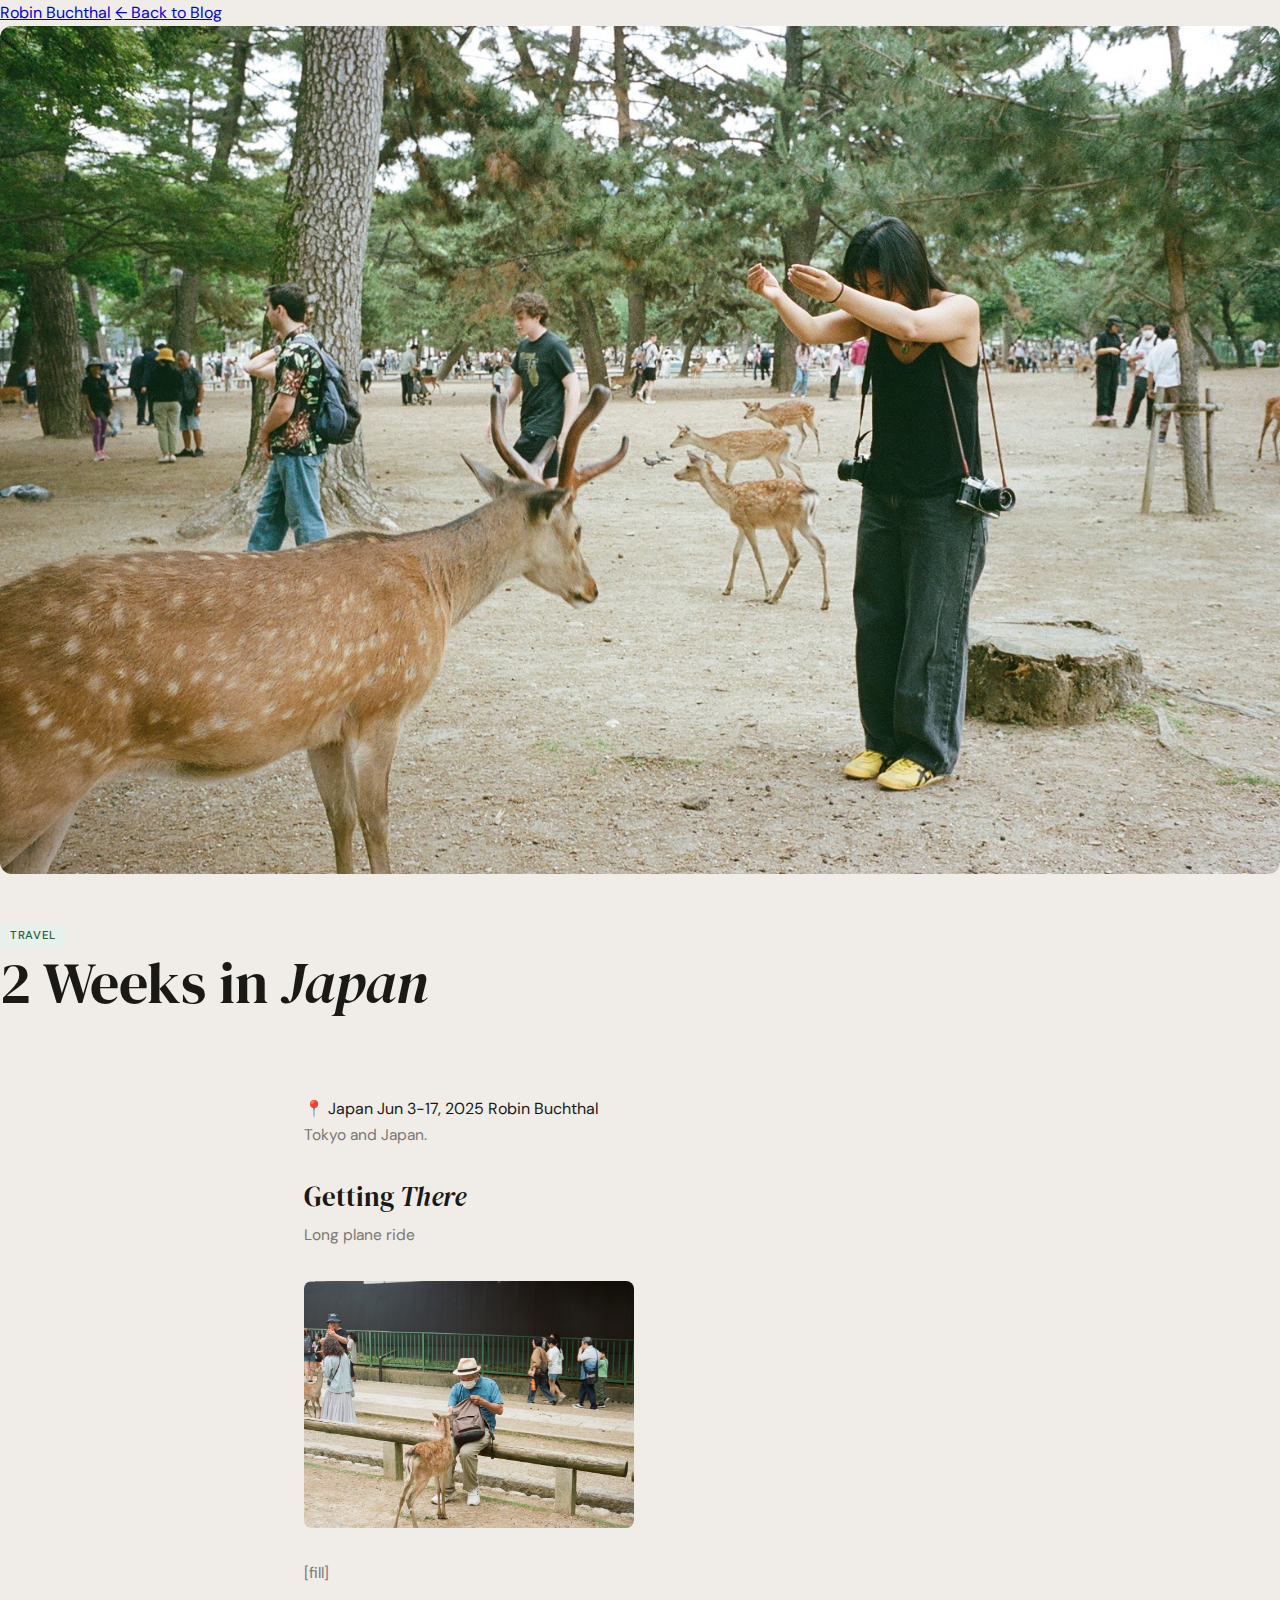
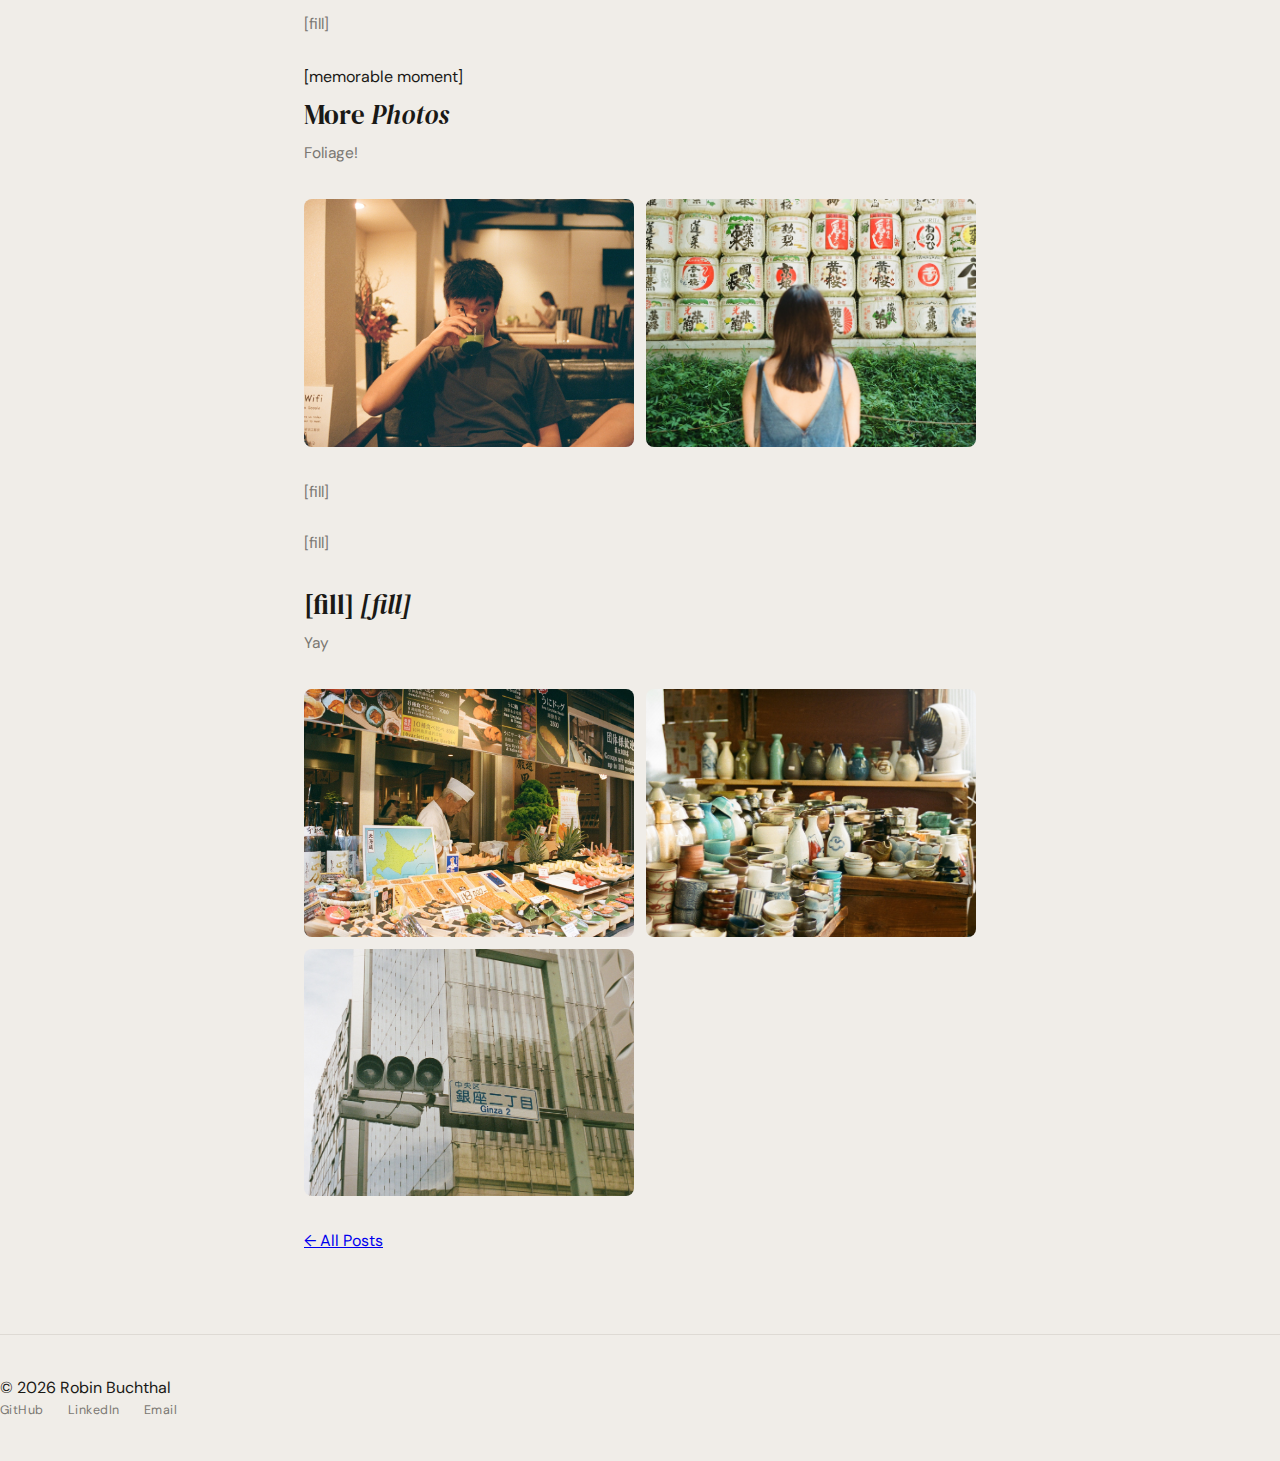
<file: trips/japan.html>
<!DOCTYPE html>
<html lang="en">
<head>
  <meta charset="UTF-8">
  <meta name="viewport" content="width=device-width, initial-scale=1.0">
  <title>2 Week in Japan – Robin Buchthal</title>
  <link rel="preconnect" href="https://fonts.googleapis.com">
  <link rel="preconnect" href="https://fonts.gstatic.com" crossorigin>
  <link href="https://fonts.googleapis.com/css2?family=DM+Serif+Display:ital@0;1&family=DM+Sans:wght@300;400;500&display=swap" rel="stylesheet">
  <link rel="stylesheet" href="../css/style.css">
  <link rel="stylesheet" href="../css/blogpost.css">
</head>
<body>

  <nav class="nav">
    <a href="../index.html" class="nav-logo">Robin Buchthal</a>
    <a href="../index.html#blog" class="nav-back">← Back to Blog</a>
  </nav>

  <div class="post-hero">
    <img src="../assets/japan/robin and deer.jpg" alt="A Weekend in Maine">
    <div class="post-hero-overlay"></div>
    <div class="post-hero-meta">
      <span class="tag">Travel</span>
      <h1>2 Weeks in <em>Japan</em></h1>
      <!-- <p class="post-subtitle">Falmouth, Maine &nbsp;·&nbsp; Oct 24–27, 2025</p> -->
    </div>
  </div>

  <div class="post-wrapper">

    <div class="post-meta-bar">
  <span>📍 Japan</span>
  <span>Jun 3-17, 2025</span>
  <span>Robin Buchthal</span>
</div>

    <div class="post-body">

      <p>Tokyo and Japan.</p>

      <h2>Getting <em>There</em></h2>
      <p>Long plane ride</p>

      <div class="post-gallery wide">
        <img src="../assets/japan/deer and man.jpg" alt="Maine landscape">
      </div>
      <p class="gallery-caption">[fill]</p>

      <p>[fill]</p>

      <div class="pull-quote">
        [memorable moment]
      </div>

      <h2>More <em>Photos</em></h2>
      <p>Foliage!</p>

      <div class="post-gallery">
        <img src="../assets/japan/owen and matcha.jpg" alt="">
        <img src="../assets/japan/robin.jpg" alt="">
      </div>
      <p class="gallery-caption">[fill]</p>

      <p>[fill]</p>

      <h2>[fill] <em>[fill]</em></h2>
      <p>Yay</p>

      <div class="post-gallery trio">
        <img src="../assets/japan/market.jpg" alt="">
        <img src="../assets/japan/pottery.jpg" alt="">
        <img src="../assets/japan/ginza.jpg" alt="">
      </div>

    </div>

    <div class="post-footer-nav">
      <a href="../index.html#blog">← All Posts</a>
      <!-- <a href="qc.html">A weekend in Quebec →</a> -->
    </div>

  </div>

  <footer>
    <span>© 2026 Robin Buchthal</span>
    <div class="footer-links">
      <a href="https://github.com/rbuchthal25" target="_blank">GitHub</a>
      <a href="https://linkedin.com/in/robinbuchthal" target="_blank">LinkedIn</a>
      <a href="mailto:rbuchthal@gmail.com">Email</a>
    </div>
  </footer>
</file>
<file: style.css>
@import url('https://fonts.googleapis.com/css2?family=Comic+Neue:ital,wght@0,300;0,400;0,700;1,300;1,400;1,700&display=swap');

/* GENERAL */
* {
    margin: 0;
    padding: 0;
    background-color: #fcfcf4
    /* background-color: #eae9e8; */
}

body {
    font-family: "Comic Neue", cursive;
    font-weight: 400;
    font-style: normal;
}

html {
    scroll-behavior: smooth;
}

p { 
    color: rgb(85, 85, 85)
}

/* TRANSITION */
a,
.btn {
   transition: all 300ms ease;
}

/* DESKTOP NAV */
nav,
.nav-links {
    display: flex;
}

nav {
    justify-content: space-around;
    align-items: center;
    height: 17vh;
}

.nav-links {
    gap: 2rem;
    list-style: none;
    font-size: 1.5rem;
}

a {
    color: black;
    text-decoration: none;
    text-decoration-color: white;
}

/* When you hover the nav bar */
a:hover {
    color: grey;
    text-decoration: underline;
    text-underline-offset: 1rem;
    text-decoration-color: rgb(181, 181, 181);
}

.logo {
    font-size: 2rem;
}

.logo:hover {
    cursor: default;
}

/* HAMBURGER MENU */
#hamburger-nav {
    display: none;
}

.hamburger-menu {
    position: relative;
    display: inline-block;
}

.hamburger-icon {
    display: flex;
    flex-direction: column;
    justify-content: space-between;
    height: 24px;
    width: 30px;
    cursor: pointer;
}

.hamburger-icon span {
    width: 100%;
    height: 2px;
    background-color: black;
    transition: all 0.3 ease-in-out;
}

.menu-links {
    position: absolute;
    top: 100%;
    right: 0%;
    background-color: #fcfcf4;
    width: fit-content;
    max-height: 0;
    overflow: hidden;
    transition: all 0.3 ease-in-out;
}

.menu-links a {
    display: block;
    padding: 10px;
    text-align: center;
    font-size: 1.5rem;
    color: black;
    text-decoration: none;
    transition: all 0.3 ease-in-out;
}

.menu-links li {
    list-style: none;
}

.menu-links.open {
    max-height: 300px;
}

.hamburger-icon.open span:first-child {
    transform: rotate(45deg) translate(10px, 5px);
}

.hamburger-icon.open span:nth-child(2) {
    opacity: 0;
}

.hamburger-icon.open span:last-child {
    transform: rotate(-45deg) translate(10px, -5px);
}

.hamburger-icon span:first-child {
    transform: none;
}

.hamburger-icon span:first-child {
    opacity: 1;
}

.hamburger-icon span:first-child {
    transform: none;
}

/* SECTIONS */
 section {
    padding-top: 4vh;
    height: 97vh;
    margin: 0 10rem;
    box-sizing: border-box;
    min-height: fit-content;
 }

 .section-container {
    display: flex;
 }

 /* PROFILE SECTION */
 #profile {
    display: flex;
    justify-content: center;
    gap: 5rem;
    height: 80vh;
 }

 .section__pic-container {
    display: flex;
    height: 400px;
    width: 400px;
    margin: auto 0;
 }

 .section__text {
    align-self: center;
    text-align: center;
 }

 .section__text p {
    font-weight: 600;
 }

 .section__text__p1 {
    text-align: center;
 }

 .section__text__p2 {
    font-size: 1.75rem;
    margin-bottom: 1rem;
 }

 .title {
    font-size: 3rem;
    text-align: center;
 }

 #socials-container {
    display: flex;
    justify-content: center;
    margin-top: 1rem;
    gap: 1rem;
 }

 /* ICONS */
 .icon {
    cursor: pointer;
    height: 2rem;
 }

/* BUTTONS */
.btn-container {
    display: flex;
    justify-content: center;
    gap: 1rem;
}

.btn {
    font-weight: 600;
    transition: all 300ms ease;
    padding: 1rem;
    width: 8rem;
    border-radius: 2rem;
}

.button {
    display: inline-block; /* Ensures proper button-like display */
    padding: 10px 20px; /* Adjusts the button's size */
    background-color: #f0f0db; /* Button background color */
    color: black; /* Text color */
    text-align: center; /* Centers the text */
    text-decoration: none; /* Removes the underline from the link */
    border-radius: 10px; /* Rounded corners */
    border: none; /* Removes any default border */
    font-size: 16px; /* Font size of the text */
    font-weight: bold; /* Makes the text bold */
    cursor: pointer; /* Changes the cursor to a pointer on hover */
    transition: background-color 0.3s ease; /* Adds a hover animation */
}

.button:hover {
    background-color: #f0f0e1; /* Changes the background color on hover */
}


.btn-color-1, 
.btn-color-2 {
    border: rgb(53, 53, 53) 0.1rem solid;
}

.btn-color-1:hover, 
.btn-color-2:hover {
    cursor: pointer;
}

.btn-color-1, 
.btn-color-2:hover {
    background: rgb(53,53,53);
    color: #fcfcf4;
}

.btn-color-1:hover {
    background: rgb(0, 0, 0);
}

.btn-color-2 {
    background: none;
}

.btn-color-2:hover {
    border: rgb(255,255,255) 0.1rem solid;
}

.btn-container {
    gap: 1rem;
}

/* ABOUT SECTION */
#about {
    position: relative;
}

.about-containers {
    gap: 2rem;
    margin-bottom: 2rem;
    margin-top: 2rem;
}

.about-details-container {
    justify-content: center;
    flex-direction: column;
}

.about-containers, 
.about-details-container {
    display: flex;
}

.about-pic {
    border-radius: 2rem;
}

.film__text-container {
    flex: 2;
    display: flex;
    align-items: center;
}

/* .arrow {
    position: absolute;
    right: -5rem;
    bottom: 2.5rem;
} */

.details-container {
    padding: 1.5rem;
    flex: 1;
    background: #fcfcf4;
    border-radius: 2rem;
    border: rgb(53, 53, 53) 0.1rem solid;
    border-color: rgb(163, 163, 163);
    text-align: center;
}

.section-container {
    gap: 4rem;
    height: 80%;
}

.section__pic-container {
    height: 400px;
    width: 400px;
    margin: auto 0;
}

/* EXPERIENCE SECTION */
#experience {
    position: relative;
}

.experience-subtitle {
    color: rgb(85,85,85);
    font-weight: 600;
    font-size: 1.75rem;
    margin-bottom: 2rem;
}

.experience-details-container {
    display: flex;
    justify-content: center;
    flex-direction: column;
}

.article-container {
    display: flex;
    text-align: initial;
    flex-wrap: wrap;
    flex-direction: row;
    gap: 2.5rem;
    justify-content: space-around;
}

article {
    display: flex;
    width: 10rem;
    justify-content: space-around;
    gap: 0.5rem;
}

article .icon {
    cursor: default;
}

/* PROJECTS SECTION */
#projects {
    position: relative;
    /* margin: 1rem; */
  }
  
  .color-container {
    border-color: rgb(163, 163, 163);
    background: rgb(250, 250, 250);
  }
  
  .project-img {
    border-radius: 2rem;
    width: 90%;
    height: 90%;
  }
  
  .project-title {
    margin: 1rem;
    color: black;
  }
  
  .project-btn {
    color: black;
    border-color: rgb(163, 163, 163);
  }
  
  /* CONTACT */
  
  #contact {
    display: flex;
    justify-content: center;
    flex-direction: column;
    height: 70vh;
  }
  
  .contact-info-upper-container {
    display: flex;
    justify-content: center;
    border-radius: 2rem;
    border: rgb(53, 53, 53) 0.1rem solid;
    border-color: rgb(163, 163, 163);
    background: (250, 250, 250);
    margin: 2rem auto;
    padding: 0.5rem;
  }
  
  .contact-info-container {
    display: flex;
    align-items: center;
    justify-content: center;
    gap: 0.5rem;
    margin: 1rem;
  }
  
  .contact-info-container p {
    font-size: larger;
  }
  
  .contact-icon {
    cursor: default;
  }
  
  .email-icon {
    height: 2.5rem;
  }
  
  /* FOOTER SECTION */
  
  footer {
    height: 26vh;
    margin: 0 1rem;
  }
  
  footer p {
    text-align: center;
  }
</file>
<file: mediaquerries.css>
@media screen and (max-width: 1400px) {
  #profile {
    height: 83vh;
    margin-bottom: 6rem;
  }
  .about-containers {
    flex-wrap: wrap;
  }
  #contact,
  #projects {
    height: fit-content;
  }
}

@media screen and (max-width: 1200px) {
  #desktop-nav {
    display: none;
  }
  #hamburger-nav {
    display: flex;
  }
  #experience,
  .experience-details-container {
    margin-top: 2rem;
  }
  #profile,
  .section-container {
    display: block;
  }
  .arrow {
    display: none;
  }
  section,
  .section-container {
    height: fit-content;
  }
  section {
    margin: 0 5%;
  }
  .section__pic-container {
    width: 275px;
    height: 275px;
    margin: 0 auto 2rem;
  }
  .about-containers {
    margin-top: 0;
  }
}

@media screen and (max-width: 600px) {
  #contact,
  footer {
    height: 40vh;
  }
  #profile {
    height: 83vh;
    margin-bottom: 0;
  }
  article {
    font-size: 1rem;
  }
  footer nav {
    height: fit-content;
    margin-bottom: 2rem;
  }
  .about-containers,
  .contact-info-upper-container,
  .btn-container {
    flex-wrap: wrap;
  }
  .contact-info-container {
    margin: 0;
  }
  .contact-info-container p,
  .nav-links li a {
    font-size: 1rem;
  }
  .experience-sub-title {
    font-size: 1.25rem;
  }
  .logo {
    font-size: 1.5rem;
  }
  .nav-links {
    flex-direction: column;
    gap: 0.5rem;
    text-align: center;
  }
  .section__pic-container {
    width: auto;
    height: 46vw;
    justify-content: center;
  }
  .section__text__p2 {
    font-size: 1.25rem;
  }
  .title {
    font-size: 2rem;
  }
  .text-container {
    text-align: justify;
  }
}
</file>
<file: junk/styles.css>
/* *{
    margin: 0;
    padding: 0;
    font-family:'Times New Roman', Times, serif;
    box-sizing: border-box;
}

body {
    background-color: #dad3bb;
    color: black; 
}

.topnav {
    background-color: #dad3bb;
    overflow: hidden;
}

.topnav a {
    float: left;
    color: black;
    text-align: center;
    padding: 14px 16px;
    text-decoration: none;
    font-size: 17px;
}

.topnav a:hover {
    background-color: #c8bda8;
}

@media screen and (max-width: 600px) {
    .topnav a {
        float: none;
        display: block;
        text-align: left;
    }
}

.header-figure {
    padding-bottom: 30px;
}

.contact-links {
    width: 50px;
    height: auto;
}

#film-button {
    color: Black;
    padding: 5px;
    background-color: #c8bda8;
    border-color: #b7ac9a;
}

.topic {
    padding-left: 5px;
}

.topic-text {
    padding-left: 5px;;
} */
</file>
<file: css/style.css>
/* ════════════════════════════════════
   PORTFOLIO — style.css
   Edit this file to change colors,
   fonts, spacing, and global styles.
════════════════════════════════════ */

/* ── CSS VARIABLES (your design tokens) ── */
:root {
  --bg: #f0ede8;
  --surface: #faf9f7;
  --surface2: #f5f3ef;
  --border: #dedad4;
  --text: #1a1916;
  --text-muted: #7a7772;
  --accent: #2d5a3d;         /* main green accent — change this to your color */
  --accent-light: #e8f0eb;
  --accent2: #b5501e;        /* secondary accent */
  --serif: 'DM Serif Display', Georgia, serif;
  --sans: 'DM Sans', system-ui, sans-serif;
}

/* ── RESET ── */
*, *::before, *::after {
  box-sizing: border-box;
  margin: 0;
  padding: 0;
}

html { scroll-behavior: smooth; }

body {
  font-family: var(--sans);
  background: var(--bg);
  color: var(--text);
  min-height: 100vh;
  font-size: 16px;
  line-height: 1.6;
  -webkit-font-smoothing: antialiased;
}

/* ── TYPOGRAPHY ── */
h1 {
  font-family: var(--serif);
  font-size: clamp(2.4rem, 5vw, 3.6rem);
  font-weight: 400;
  line-height: 1.15;
}

h2 {
  font-family: var(--serif);
  font-size: 1.7rem;
  font-weight: 400;
}

h3 {
  font-family: var(--serif);
  font-size: 1.2rem;
  font-weight: 400;
}

p {
  color: var(--text-muted);
  line-height: 1.75;
  font-size: 0.97rem;
}

/* ── LAYOUT ── */
.container {
  max-width: 860px;
  margin: 0 auto;
  padding: 0 40px;
}

/* ── SHARED COMPONENTS ── */
.section-label {
  font-size: 0.72rem;
  font-weight: 500;
  letter-spacing: 0.14em;
  text-transform: uppercase;
  color: var(--accent);
  margin-bottom: 12px;
}

.divider {
  border: none;
  border-top: 1px solid var(--border);
  margin: 48px 0;
}

.tag {
  display: inline-block;
  background: var(--accent-light);
  color: var(--accent);
  font-size: 0.72rem;
  font-weight: 500;
  letter-spacing: 0.06em;
  text-transform: uppercase;
  padding: 4px 10px;
  border-radius: 4px;
}

/* ── BUTTONS ── */
.btn {
  display: inline-flex;
  align-items: center;
  gap: 8px;
  padding: 11px 22px;
  font-family: var(--sans);
  font-size: 0.8rem;
  font-weight: 500;
  letter-spacing: 0.06em;
  text-transform: uppercase;
  text-decoration: none;
  cursor: pointer;
  border-radius: 6px;
  transition: all 0.2s;
  border: none;
}

.btn-primary {
  background: var(--accent);
  color: white;
  border: 1.5px solid var(--accent);
}
.btn-primary:hover { background: #1e3f2b; border-color: #1e3f2b; }

.btn-outline {
  background: transparent;
  color: var(--text);
  border: 1.5px solid var(--border);
}
.btn-outline:hover { border-color: var(--text); }

/* ── PAGE SYSTEM ── */
.page {
  display: none;
  min-height: 100vh;
  padding-top: 60px;
  animation: fadeUp 0.4s ease both;
}
.page.active { display: block; }

@keyframes fadeUp {
  from { opacity: 0; transform: translateY(14px); }
  to   { opacity: 1; transform: translateY(0); }
}

/* ── FOOTER ── */
footer {
  border-top: 1px solid var(--border);
  padding: 40px 0;
  margin-top: 40px;
}

.footer-inner {
  display: flex;
  align-items: center;
  justify-content: space-between;
}

.footer-name {
  font-family: var(--serif);
  font-size: 1rem;
}

.footer-links {
  display: flex;
  gap: 24px;
  list-style: none;
}

.footer-links a {
  font-size: 0.78rem;
  color: var(--text-muted);
  text-decoration: none;
  letter-spacing: 0.04em;
  transition: color 0.2s;
}
.footer-links a:hover { color: var(--text); }

.footer-copy {
  font-size: 0.72rem;
  color: var(--text-muted);
}

/* ── RESPONSIVE ── */
@media (max-width: 700px) {
  .container { padding: 0 20px; }
  .footer-inner { flex-direction: column; gap: 16px; text-align: center; }
}
</file>
<file: css/blogpost.css>
.post-wrapper {
  max-width: 720px;
  margin: 80px auto;
  padding: 0 24px;
}

.post-header {
  margin-bottom: 40px;
}

.post-date {
  font-size: 0.85rem;
  color: var(--text-muted);
  margin: 8px 0;
}

.post-hero img {
  width: 100%;
  border-radius: 12px;
  margin-bottom: 40px;
}

.post-body {
  font-size: 1rem;
  line-height: 1.8;
  color: var(--text);
}

.post-body p {
  margin-bottom: 24px;
}

.post-gallery {
  display: grid;
  grid-template-columns: 1fr 1fr;
  gap: 12px;
  margin: 32px 0;
}

.post-gallery img {
  width: 100%;
  border-radius: 8px;
  object-fit: cover;
  aspect-ratio: 4/3;
}
</file>
<file: film.css>
@import url('https://fonts.googleapis.com/css2?family=Comic+Neue:ital,wght@0,300;0,400;0,700;1,300;1,400;1,700&display=swap');

/* Basic Reset */
* {
    margin: 0;
    padding: 0;
    box-sizing: border-box;
}

body {
    font-family: "Comic Neue", cursive;
    line-height: 1.6;
    display: flex;
    flex-direction: column;
    align-items: center;
    justify-content: flex-start;
    min-height: 100vh;
    background-color: #f5f5f5;
    padding-top: 20px; 
}

/* Heading Styling */
h1, h2 {
    color: #333;
    text-align: center;
    margin-bottom: 40px;
}

/* Intro Section */
#intro {
    text-align: center;
    margin: 40px 0;
}

.profile-container {
    display: flex;
    justify-content: center;
    align-items: center;
    flex-direction: column;
}

.profile-pic {
    width: 150px; /* Adjust size of profile picture */
    height: 150px;
    border-radius: 50%; /* Makes the image round */
    margin-bottom: 20px;
    object-fit: cover; /* Ensures the image fits the container */
}

.intro-text {
    font-size: 18px;
    color: #555;
    max-width: 600px;
    margin: 0 auto;
}

/* Photos Section */
#photos {
    margin: 40px 0;
    width: 90%;
    max-width: 1200px; /* Maximum width of the gallery */
    display: flex;
    flex-direction: column;
    align-items: center;
    text-align: center;
}

/* Photo Gallery */
.photo-gallery {
    display: grid;
    grid-template-columns: repeat(auto-fill, minmax(250px, 1fr)); /* Grid with varying widths */
    grid-auto-rows: 200px; /* Auto-adjust the height of each row */
    gap: 20px; /* Space between photos */
    padding: 20px;
}

/* Each Photo Item */
.photo-item {
    position: relative; /* Allows positioning of image */
    overflow: hidden; /* Ensures the image doesn't overflow */
    border-radius: 10px; /* Optional rounded corners */
    width: 100%; /* Make photo item fill its grid cell */
    height: 100%; /* Ensures the height is also full */
    transition: transform 0.3s ease-in-out; /* Smooth zoom effect on hover */
}

.photo-item img {
    width: 100%; /* Make image fill its container */
    height: 100%; /* Maintain aspect ratio */
    object-fit: cover; /* Ensures image covers the entire container without distortion */
    border-radius: 10px; /* Optional rounded corners */
    transition: transform 0.3s ease-in-out; /* Smooth zoom effect */
}

/* Special Style for hibeach.jpg to make it Landscape */
.photo-item img[src*="hibeach.jpg"] {
    object-fit: cover; /* Ensures it covers the container */
    object-position: center center; /* Keeps it centered */
    height: auto; /* Auto height to maintain aspect ratio */
    width: 100%; /* Full width */
}

.photo-item img[src*="hibeach.jpg"] + .photo-description {
    display: none;
}

/* Hover Effect */
.photo-item:hover img {
    transform: scale(1.05); /* Slight zoom effect on hover */
}

/* Adding More Irregular Layouts with Grid */
.photo-item:nth-child(odd) {
    grid-row-end: span 2; /* Makes odd items take up more vertical space */
}

.photo-item:nth-child(3n) {
    grid-row-end: span 3; /* Makes every third item take up more vertical space */
}

/* Ensure gallery is responsive and elegant */
@media (max-width: 768px) {
    .photo-gallery {
        grid-template-columns: repeat(auto-fill, minmax(200px, 1fr)); /* Adjust for smaller screens */
    }
}

@media (max-width: 480px) {
    .photo-gallery {
        grid-template-columns: repeat(auto-fill, minmax(150px, 1fr)); /* Adjust for very small screens */
    }
}
</file>
